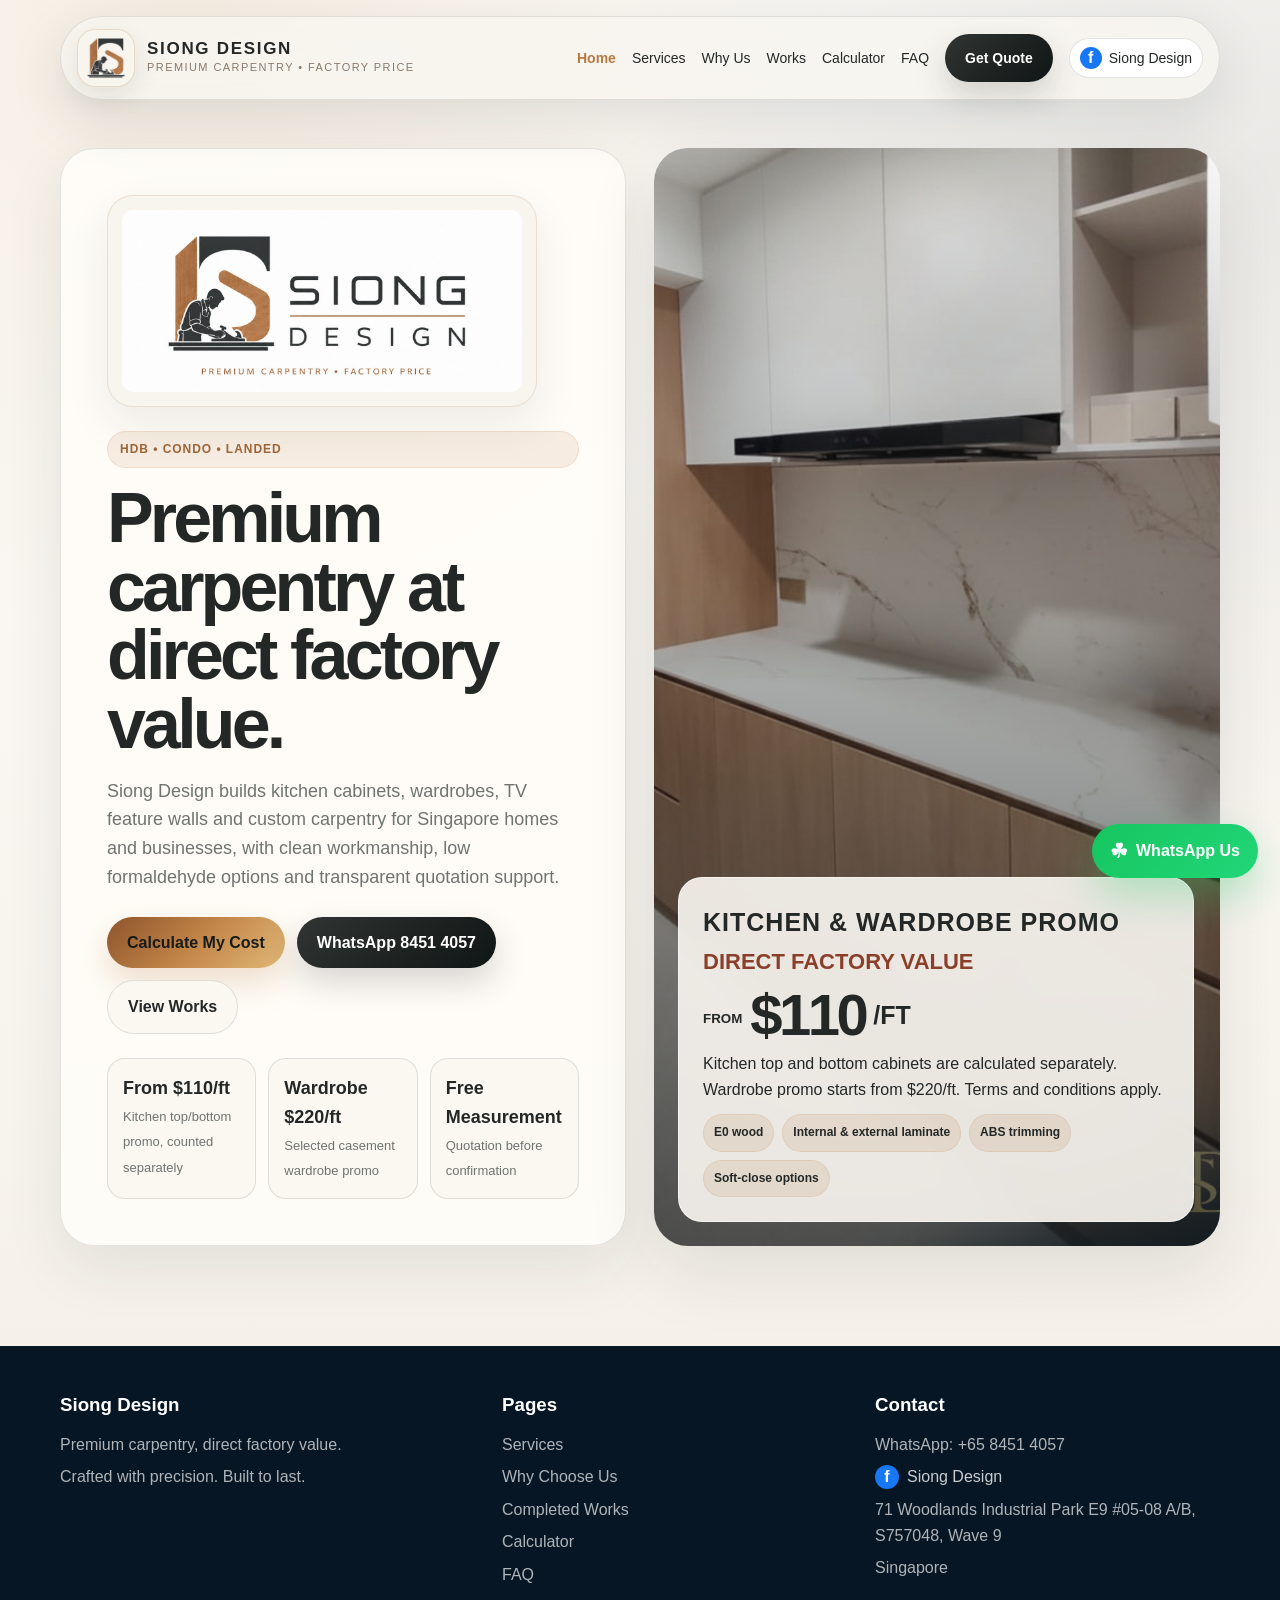
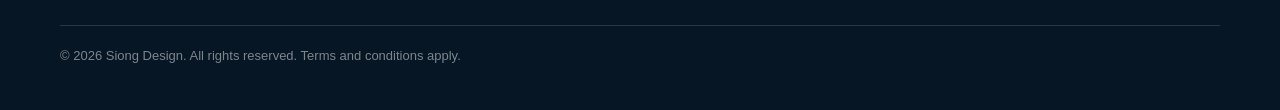
<file: index.html>
<!DOCTYPE html><html lang="en"><head><meta charset="UTF-8" /><meta name="viewport" content="width=device-width, initial-scale=1.0" /><title>Siong Design | Home</title><meta name="description" content="Siong Design provides premium carpentry for HDB, condo, landed and commercial spaces in Singapore." /><meta name="robots" content="index, follow" /><meta property="og:type" content="website" /><meta property="og:site_name" content="Siong Design" /><link rel="stylesheet" href="assets/style.css?v=38" /><script type="application/ld+json">{"@context":"https://schema.org","@type":"LocalBusiness","name":"Siong Design","description":"Premium carpentry, kitchen cabinets, wardrobes, TV feature walls and custom carpentry in Singapore.","telephone":"+65 8451 4057","address":{"@type":"PostalAddress","streetAddress":"71 Woodlands Industrial Park E9 #05-08 A/B, S757048, Wave 9","addressLocality":"Singapore","addressCountry":"SG"},"url":"./index.html","sameAs":["https://www.facebook.com/profile.php?id=61575290054499"]}</script></head><body><header><div class="wrap nav"><a class="brand" href="index.html"><img class="brand-logo" src="assets/siong-icon.svg" alt="Siong Design icon"><div><strong>Siong Design</strong><span>Premium Carpentry • Factory Price</span></div></a><nav class="links"><a class="active" href="index.html">Home</a><a class="" href="services.html">Services</a><a class="" href="why-us.html">Why Us</a><a class="" href="works.html">Works</a><a class="" href="calculator.html">Calculator</a><a class="" href="faq.html">FAQ</a><a class="social-link" href="https://www.facebook.com/profile.php?id=61575290054499" target="_blank" rel="noopener"><span class="fb-icon">f</span><em>Facebook</em></a><a href="contact.html" class="btn btn-navy">Get Quote</a></nav></div></header><main class="page desktop-site"><section class="wrap hero"><div class="hero-copy"><img class="hero-logo" src="assets/siong-logo.svg" alt="Siong Design logo"><span class="tag">HDB • Condo • Landed • Commercial</span><h1>Premium carpentry at direct factory value.</h1><p class="lead">Siong Design builds kitchen cabinets, wardrobes, TV feature walls and custom carpentry for Singapore homes and businesses, with clean workmanship, low formaldehyde options and transparent quotation support.</p><div class="hero-actions"><a class="btn btn-gold" href="calculator.html">Calculate My Cost</a><a class="btn btn-navy" href="https://wa.me/6584514057">WhatsApp 8451 4057</a><a class="btn btn-white" href="works.html">View Works</a></div><div class="proof-row"><div class="proof"><strong>From $110/ft</strong><span>Kitchen top/bottom promo, counted separately</span></div><div class="proof"><strong>Wardrobe $220/ft</strong><span>Selected casement wardrobe promo</span></div><div class="proof"><strong>Free Measurement</strong><span>Quotation before confirmation</span></div></div></div><div class="hero-photo"><div class="promo-box"><h2>Kitchen & Wardrobe Promo</h2><div class="red">Direct Factory Value</div><div class="price"><small>FROM</small><strong>$110</strong><span>/FT</span></div><p><strong>Kitchen top and bottom cabinets are calculated separately.</strong> Wardrobe promo starts from $220/ft. Terms and conditions apply.</p><div class="chips"><span class="chip">E0 wood</span><span class="chip">Internal & external laminate</span><span class="chip">ABS trimming</span><span class="chip">Soft-close options</span></div></div></div></section></main><main class="mobile-site">
  <nav class="mobile-chip-nav" aria-label="Mobile one page navigation">
    <a href="#m-home">Home</a>
    <a href="#m-services">Services</a>
    <a href="#m-why">Why Us</a>
    <a href="#m-works">Works</a>
    <a href="#m-calc">Calculator</a>
    <a href="#m-faq">FAQ</a>
    <a href="#m-contact">Contact</a>
  </nav>

  <section id="m-home" class="m-section m-hero-card">
    <img class="m-logo-main" src="assets/siong-logo.svg" alt="Siong Design logo">
    <span class="m-tag">HDB • Condo • Landed • Commercial</span>
    <h1>Premium carpentry at direct factory value.</h1>
    <p>Siong Design builds kitchen cabinets, wardrobes, TV feature walls and custom carpentry for Singapore homes and businesses.</p>
    <div class="m-actions">
      <a class="btn btn-gold" href="https://wa.me/6584514057?text=Hi%20Siong%20Design%2C%20I%20would%20like%20to%20request%20a%20quotation.">WhatsApp Quote</a>
      <a class="btn btn-white" href="#m-works">View Works</a>
    </div>
  </section>

  <section id="m-services" class="m-section">
    <div class="m-title"><span>Services</span><h2>Choose what you need.</h2></div>
    <div class="m-card-grid">
      <article><b>Kitchen Cabinets</b><p>Top and bottom cabinets, tall units, drawers, sink and hob planning.</p></article>
      <article><b>Wardrobes</b><p>Casement wardrobes, full-height wardrobes, shelves, drawers and LED displays.</p></article>
      <article><b>TV Feature Walls</b><p>TV consoles, hidden storage, feature walls and cable management.</p></article>
      <article><b>Commercial Works</b><p>Office, retail, pantry, gallery, showroom and exhibition carpentry.</p></article>
    </div>
  </section>

  <section id="m-why" class="m-section m-dark">
    <span class="m-tag">Why Choose Us</span>
    <h2>Cleaner, safer and more transparent carpentry.</h2>
    <div class="m-checks">
      <p>✓ Direct factory pricing with clear promo ranges.</p>
      <p>✓ Low formaldehyde material options.</p>
      <p>✓ Internal and external laminate finishing.</p>
      <p>✓ Built according to site measurement and storage needs.</p>
    </div>
  </section>

  <section id="m-works" class="m-section">
    <div class="m-title"><span>Works</span><h2>Completed works gallery.</h2></div>
    <div class="m-gallery">
      <div class="m-photo kitchen-grey"><span>Modern Grey Kitchen</span></div>
      <div class="m-photo wardrobe-led"><span>LED Wardrobe</span></div>
      <div class="m-photo kitchen-wood-complete"><span>Light Wood Kitchen</span></div>
      <div class="m-photo commercial"><span>Commercial Interior</span></div>
      <div class="m-photo shoe-cabinet"><span>Shoe Cabinet</span></div>
      <div class="m-photo vanity"><span>Vanity & Drawers</span></div>
    </div>
  </section>

  <section id="m-calc" class="m-section">
    <div class="m-title"><span>Calculator</span><h2>Quick budget estimate.</h2></div>
    <div class="m-calc-box">
      <label>Carpentry Type</label>
      <select id="mItemType">
        <option value="110">Kitchen Cabinet Promo from $110/ft</option>
        <option value="220">Casement Wardrobe Promo from $220/ft</option>
        <option value="280">TV Feature Wall from $280/ft</option>
        <option value="300">Commercial Display from $300/ft</option>
      </select>
      <label>Total Foot Run</label>
      <input id="mFootRun" type="number" min="1" value="10">
      <label>Complexity</label>
      <select id="mComplexity">
        <option value="1">Standard</option>
        <option value="1.15">Tall / More Compartments +15%</option>
        <option value="1.3">Complex Design +30%</option>
      </select>
      <div class="m-total"><span>Estimated from</span><strong id="mTotalCost">$1,100</strong></div>
      <p class="m-note">Budgeting only. Final quote depends on measurement, material, accessories and site condition.</p>
      <a id="mWaQuote" class="btn btn-gold" href="https://wa.me/6584514057">Send Estimate on WhatsApp</a>
    </div>
  </section>

  <section id="m-faq" class="m-section">
    <div class="m-title"><span>FAQ</span><h2>Quick answers.</h2></div>
    <details class="faq" open><summary>How do I get an accurate quotation?</summary><p>Send your floor plan, area photos, rough measurements and preferred design.</p></details>
    <details class="faq"><summary>Is the calculator price final?</summary><p>No. It is for budgeting only. Final pricing depends on site measurement and selected options.</p></details>
    <details class="faq"><summary>How is kitchen cabinet pricing calculated?</summary><p>Kitchen top and bottom cabinets are counted separately.</p></details>
  </section>

  <section id="m-contact" class="m-section m-contact">
    <h2>Ready for free measurement and quotation?</h2>
    <p>Send your floor plan, photos or estimate to Siong Design.</p>
    <a class="btn btn-gold" href="https://wa.me/6584514057?text=Hi%20Siong%20Design%2C%20I%20would%20like%20to%20request%20a%20quotation.">WhatsApp 8451 4057</a>
    <a class="m-facebook" href="https://www.facebook.com/profile.php?id=61575290054499" target="_blank" rel="noopener">Facebook: Siong Design</a>
    <small>71 Woodlands Industrial Park E9 #05-08 A/B, S757048, Wave 9, Singapore</small>
  </section>
</main>
<footer class="desktop-footer"><div class="wrap footer"><div><h3>Siong Design</h3><p>Premium carpentry, direct factory value.</p><p>Crafted with precision. Built to last.</p></div><div><h3>Pages</h3><a href="services.html">Services</a><a href="why-us.html">Why Choose Us</a><a href="works.html">Completed Works</a><a href="calculator.html">Calculator</a><a href="faq.html">FAQ</a></div><div><h3>Contact</h3><p>WhatsApp: +65 8451 4057</p><a class="footer-social" href="https://www.facebook.com/profile.php?id=61575290054499" target="_blank" rel="noopener"><span class="fb-icon">f</span><span>Facebook: Siong Design</span></a><p>71 Woodlands Industrial Park E9 #05-08 A/B, S757048, Wave 9</p><p>Singapore</p></div></div><div class="wrap copyright">© 2026 Siong Design. All rights reserved. Terms and conditions apply.</div></footer><a class="whatsapp-float" href="https://wa.me/6584514057?text=Hi%20Siong%20Design%2C%20I%20would%20like%20to%20request%20a%20quotation." target="_blank" rel="noopener"><span>☘</span> WhatsApp Us</a><script src="assets/main.js?v=38"></script><script src="assets/content-loader.js?v=38"></script></body></html>
</file>
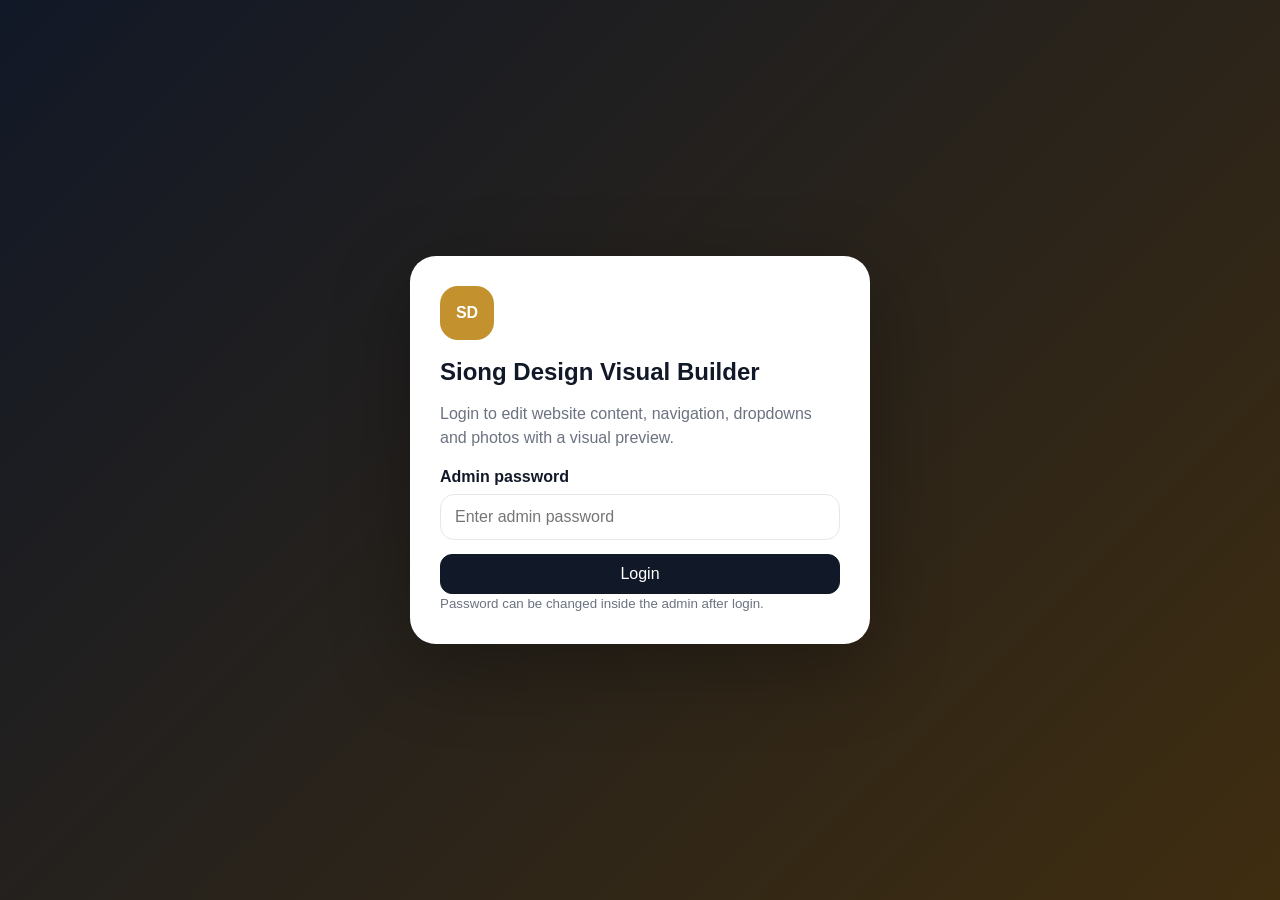
<file: admin/index.html>
<!DOCTYPE html>
<html lang="en">
<head>
  <meta charset="UTF-8" />
  <meta name="viewport" content="width=device-width, initial-scale=1.0" />
  <title>Siong Design Visual Admin Builder</title>
  <link rel="stylesheet" href="admin.css" />
</head>
<body>
  <main class="login-screen" id="loginScreen">
    <section class="login-card">
      <div class="logo-dot">SD</div>
      <h1>Siong Design Visual Builder</h1>
      <p>Login to edit website content, navigation, dropdowns and photos with a visual preview.</p>
      <label for="password">Admin password</label>
      <input id="password" type="password" placeholder="Enter admin password" autocomplete="current-password" />
      <button id="loginBtn" class="primary full" type="button">Login</button>
      <small>Password can be changed inside the admin after login.</small>
    </section>
  </main>

  <main class="builder hidden" id="builder">
    <header class="builder-topbar">
      <div>
        <strong>Siong Design Visual Builder</strong>
        <span id="saveState">Not saved yet</span>
      </div>
      <div class="top-actions">
        <button id="previewSiteBtn" type="button">Preview Website</button>
        <button id="backupBtn" type="button">Backup JSON</button>
        <button id="publishBtn" class="primary" type="button">Publish to GitHub</button>
      </div>
    </header>

    <aside class="left-panel">
      <h2>Blocks</h2>
      <p>Click a block to edit it. Drag items inside each block to reorder.</p>
      <button type="button" class="block-btn active" data-block="home">🏠 Homepage Hero</button>
      <button type="button" class="block-btn" data-block="password">🔐 Admin Password</button>
      <button type="button" class="block-btn" data-block="nav">☰ Nav / Dropdown Bar</button>
      <button type="button" class="block-btn" data-block="promo">🏷 Promo Box</button>
      <button type="button" class="block-btn" data-block="proof">✓ Proof Points</button>
      <button type="button" class="block-btn" data-block="calculator">🧮 Calculator Dropdowns</button>
      <button type="button" class="block-btn" data-block="faq">❓ FAQ Editor</button>
      <button type="button" class="block-btn" data-block="aiGenerator">✨ AI Generator</button>
      <button type="button" class="block-btn" data-block="images">🖼 Photos</button>
      <button type="button" class="block-btn" data-block="mobile">📱 Mobile Section Order</button>
      <button type="button" class="block-btn" data-block="seo">🤖 AI & SEO</button>
      <button type="button" class="block-btn" data-block="pages">📄 Page Content</button>
      <button type="button" class="block-btn" data-block="github">⚙ Auto Save Setup</button>
      <button type="button" class="block-btn" data-block="json">{ } Advanced JSON</button>
    </aside>

    <section class="canvas-panel">
      <div class="canvas-toolbar">
        <div>
          <b>Live preview</b>
          <span>Choose a page preview. Click editable areas to edit them on the right.</span>
        </div>
        <div class="page-switch">
          <button type="button" class="page-btn active" data-page="home">Home</button>
          <button type="button" class="page-btn" data-page="services">Services</button>
          <button type="button" class="page-btn" data-page="why">Why Us</button>
          <button type="button" class="page-btn" data-page="works">Works</button>
          <button type="button" class="page-btn" data-page="calculator">Calculator</button>
          <button type="button" class="page-btn" data-page="faq">FAQ</button>
          <button type="button" class="page-btn" data-page="contact">Contact</button>
        </div>
        <div class="device-switch">
          <button type="button" class="device active" data-device="desktop">Desktop</button>
          <button type="button" class="device" data-device="mobile">Mobile</button>
        </div>
      </div>
      <div class="website-canvas" id="visualPreview"></div>
    </section>

    <aside class="right-panel">
      <div class="panel-title">
        <h2 id="editorTitle">Homepage Hero</h2>
        <p id="editorHelp">Edit the selected block.</p>
      </div>
      <div id="status" class="status hidden"></div>
      <div id="editorFields"></div>
    </aside>
  </main>

  <script src="admin.js"></script>
</body>
</html>
</file>
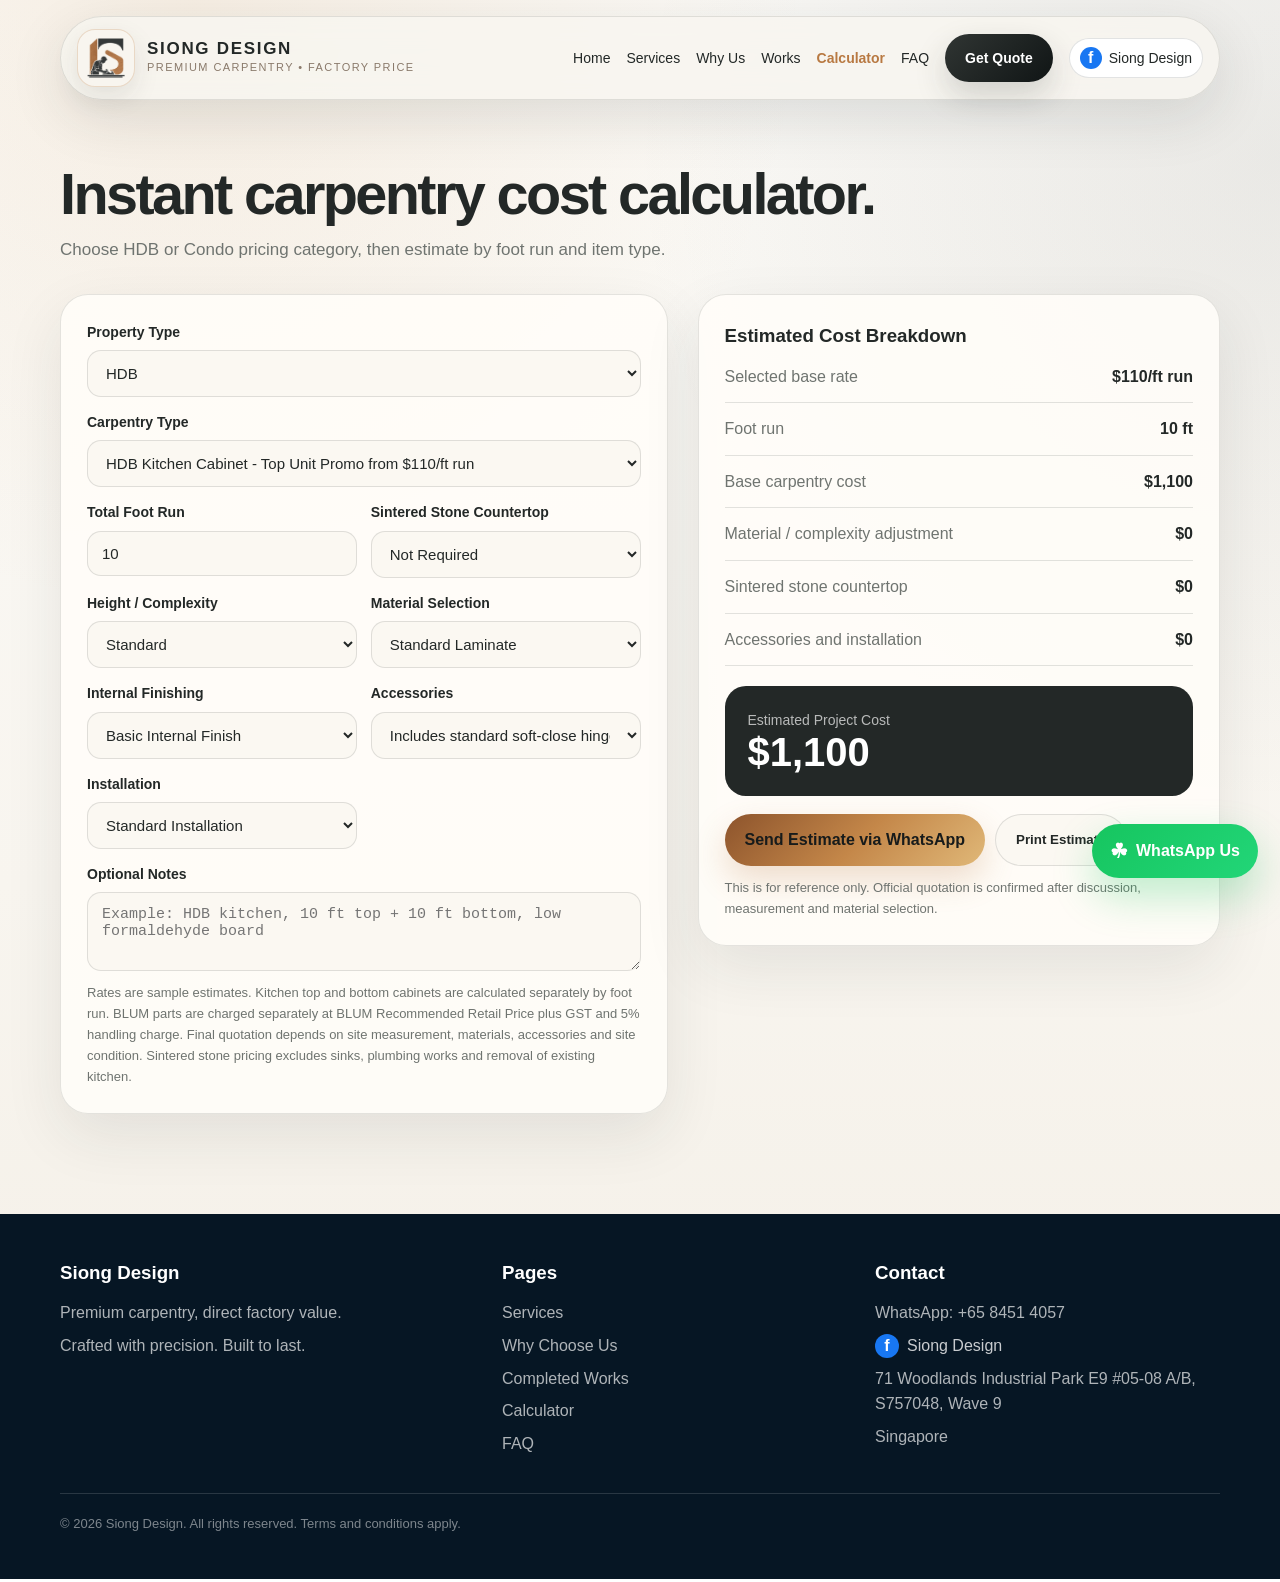
<file: calculator.html>
<!DOCTYPE html><html lang="en"><head><meta charset="UTF-8" /><meta name="viewport" content="width=device-width, initial-scale=1.0" /><title>Calculator | Siong Design</title><meta name="description" content="Siong Design provides premium carpentry for HDB, condo, landed and commercial spaces in Singapore." /><meta name="robots" content="index, follow" /><meta property="og:type" content="website" /><meta property="og:site_name" content="Siong Design" /><link rel="stylesheet" href="assets/style.css?v=38" /><script type="application/ld+json">{"@context":"https://schema.org","@type":"LocalBusiness","name":"Siong Design","description":"Premium carpentry, kitchen cabinets, wardrobes, TV feature walls and custom carpentry in Singapore.","telephone":"+65 8451 4057","address":{"@type":"PostalAddress","streetAddress":"71 Woodlands Industrial Park E9 #05-08 A/B, S757048, Wave 9","addressLocality":"Singapore","addressCountry":"SG"},"url":"./index.html","sameAs":["https://www.facebook.com/profile.php?id=61575290054499"]}</script></head><body><header><div class="wrap nav"><a class="brand" href="index.html"><img class="brand-logo" src="assets/siong-icon.svg" alt="Siong Design icon"><div><strong>Siong Design</strong><span>Premium Carpentry • Factory Price</span></div></a><nav class="links"><a class="" href="index.html">Home</a><a class="" href="services.html">Services</a><a class="" href="why-us.html">Why Us</a><a class="" href="works.html">Works</a><a class="active" href="calculator.html">Calculator</a><a class="" href="faq.html">FAQ</a><a class="social-link" href="https://www.facebook.com/profile.php?id=61575290054499" target="_blank" rel="noopener"><span class="fb-icon">f</span><em>Facebook</em></a><a href="contact.html" class="btn btn-navy">Get Quote</a></nav></div></header><main class="page desktop-site"><section id="calculator" class="wrap"><div class="section-head"><h1>Instant carpentry cost calculator.</h1><p>Estimate by carpentry type, foot run, material grade and finishing options. Kitchen top and bottom cabinets are counted separately.</p></div><div class="calculator-wrap"><div class="calc-panel"><div class="form-grid"><div class="field full"><label for="propertyCategory">Property Type</label><select id="propertyCategory"><option value="0">HDB</option><option value="1">Condo</option></select></div><div class="field full"><label for="itemType">Carpentry Type</label><select id="itemType"><option value="110">Kitchen Cabinet - Top Unit Promo from $110/ft run</option><option value="110">Kitchen Cabinet - Bottom Unit Promo from $110/ft run</option><option value="220">Casement Wardrobe Promo from $220/ft run</option><option value="180">Kitchen Cabinet - Top Unit Standard from $180/ft run</option><option value="220">Kitchen Cabinet - Bottom Unit Standard from $220/ft run</option><option value="280">TV Feature Wall from $280/ft run</option><option value="300">Commercial Display from $300/ft run</option></select></div><div class="field"><label for="footRun">Total Foot Run</label><input id="footRun" type="number" min="1" value="10"></div><div class="field"><label for="sinteredStone">Sintered Stone Countertop</label><select id="sinteredStone"><option value="0">Not Required</option><option value="100">Width ≤ 700mm +$100/ft run</option><option value="150">Width 701-900mm +$150/ft run</option><option value="180">Width 901-1200mm +$180/ft run</option></select></div><div class="field"><label for="heightType">Height / Complexity</label><select id="heightType"><option value="1">Standard</option><option value="1.15">Tall / More Compartments +15%</option><option value="1.3">Complex Design +30%</option></select></div><div class="field"><label for="material">Material Selection</label><select id="material"><option value="1">Standard Laminate</option><option value="1.18">Premium Laminate +18%</option><option value="1.28">Eco Friendly Low Formaldehyde +28%</option><option value="1.35">High-End Special Finish +35%</option></select></div><div class="field"><label for="internal">Internal Finishing</label><select id="internal"><option value="1.12">Premium: Laminate Both Sides +12%</option><option value="1">Basic Internal Finish</option></select></div><div class="field"><label for="doors">Accessories</label><select id="doors"><option value="0">Standard Hinges Included</option><option value="350">Soft-Closing / Drawer Set +$350</option><option value="800">Sliding / Special Mechanism +$800</option></select></div><div class="field"><label for="installation">Installation</label><select id="installation"><option value="350">Standard Installation +$350</option><option value="650">Large / Complex Installation +$650</option><option value="0">Exclude Installation</option></select></div><div class="field full"><label for="notes">Optional Notes</label><textarea id="notes" rows="3" placeholder="Example: HDB kitchen, 10 ft top + 10 ft bottom, low formaldehyde board"></textarea></div></div><p class="small-note">Rates are sample estimates. Kitchen top and bottom cabinets are calculated separately by foot run. BLUM parts are charged separately at BLUM Recommended Retail Price plus GST and 5% handling charge. Final quotation depends on site measurement, materials, accessories and site condition. Sintered stone pricing excludes sinks, plumbing works and removal of existing kitchen.</p></div><div class="calc-result"><h3>Estimated Cost Breakdown</h3><div class="price-line"><span>Selected base rate</span><strong id="baseRate">$110/ft run</strong></div><div class="price-line"><span>Foot run</span><strong id="runDisplay">10 ft</strong></div><div class="price-line"><span>Base carpentry cost</span><strong id="baseCost">$1,100</strong></div><div class="price-line"><span>Material / complexity adjustment</span><strong id="adjustmentCost">$123</strong></div><div class="price-line"><span>Sintered stone countertop</span><strong id="stoneCost">$0</strong></div><div class="price-line"><span>Accessories and installation</span><strong id="extraCost">$350</strong></div><div class="total-box"><span>Estimated Project Cost</span><strong id="totalCost">$1,573</strong></div><div class="calc-actions"><a class="btn btn-gold" id="waQuote" href="https://wa.me/6584514057" target="_blank">Send Estimate via WhatsApp</a><button class="btn btn-white" type="button" onclick="window.print()">Print Estimate</button></div><p class="calc-disclaimer">This is for reference only. Official quotation is confirmed after discussion, measurement and material selection.</p></div></div></section></main><main class="mobile-site">
  <nav class="mobile-chip-nav" aria-label="Mobile one page navigation">
    <a href="#m-home">Home</a>
    <a href="#m-services">Services</a>
    <a href="#m-why">Why Us</a>
    <a href="#m-works">Works</a>
    <a href="#m-calc">Calculator</a>
    <a href="#m-faq">FAQ</a>
    <a href="#m-contact">Contact</a>
  </nav>

  <section id="m-home" class="m-section m-hero-card">
    <img class="m-logo-main" src="assets/siong-logo.svg" alt="Siong Design logo">
    <span class="m-tag">HDB • Condo • Landed • Commercial</span>
    <h1>Premium carpentry at direct factory value.</h1>
    <p>Siong Design builds kitchen cabinets, wardrobes, TV feature walls and custom carpentry for Singapore homes and businesses.</p>
    <div class="m-actions">
      <a class="btn btn-gold" href="https://wa.me/6584514057?text=Hi%20Siong%20Design%2C%20I%20would%20like%20to%20request%20a%20quotation.">WhatsApp Quote</a>
      <a class="btn btn-white" href="#m-works">View Works</a>
    </div>
  </section>

  <section id="m-services" class="m-section">
    <div class="m-title"><span>Services</span><h2>Choose what you need.</h2></div>
    <div class="m-card-grid">
      <article><b>Kitchen Cabinets</b><p>Top and bottom cabinets, tall units, drawers, sink and hob planning.</p></article>
      <article><b>Wardrobes</b><p>Casement wardrobes, full-height wardrobes, shelves, drawers and LED displays.</p></article>
      <article><b>TV Feature Walls</b><p>TV consoles, hidden storage, feature walls and cable management.</p></article>
      <article><b>Commercial Works</b><p>Office, retail, pantry, gallery, showroom and exhibition carpentry.</p></article>
    </div>
  </section>

  <section id="m-why" class="m-section m-dark">
    <span class="m-tag">Why Choose Us</span>
    <h2>Cleaner, safer and more transparent carpentry.</h2>
    <div class="m-checks">
      <p>✓ Direct factory pricing with clear promo ranges.</p>
      <p>✓ Low formaldehyde material options.</p>
      <p>✓ Internal and external laminate finishing.</p>
      <p>✓ Built according to site measurement and storage needs.</p>
    </div>
  </section>

  <section id="m-works" class="m-section">
    <div class="m-title"><span>Works</span><h2>Completed works gallery.</h2></div>
    <div class="m-gallery">
      <div class="m-photo kitchen-grey"><span>Modern Grey Kitchen</span></div>
      <div class="m-photo wardrobe-led"><span>LED Wardrobe</span></div>
      <div class="m-photo kitchen-wood-complete"><span>Light Wood Kitchen</span></div>
      <div class="m-photo commercial"><span>Commercial Interior</span></div>
      <div class="m-photo shoe-cabinet"><span>Shoe Cabinet</span></div>
      <div class="m-photo vanity"><span>Vanity & Drawers</span></div>
    </div>
  </section>

  <section id="m-calc" class="m-section">
    <div class="m-title"><span>Calculator</span><h2>Quick budget estimate.</h2></div>
    <div class="m-calc-box">
      <label>Carpentry Type</label>
      <select id="mItemType">
        <option value="110">Kitchen Cabinet Promo from $110/ft</option>
        <option value="220">Casement Wardrobe Promo from $220/ft</option>
        <option value="280">TV Feature Wall from $280/ft</option>
        <option value="300">Commercial Display from $300/ft</option>
      </select>
      <label>Total Foot Run</label>
      <input id="mFootRun" type="number" min="1" value="10">
      <label>Sintered Stone Countertop</label>
      <select id="mSinteredStone">
        <option value="0">Not Required</option>
        <option value="100">Width ≤ 700mm +$100/ft</option>
        <option value="150">Width 701-900mm +$150/ft</option>
        <option value="180">Width 901-1200mm +$180/ft</option>
      </select>
      <label>Complexity</label>
      <select id="mComplexity">
        <option value="1">Standard</option>
        <option value="1.15">Tall / More Compartments +15%</option>
        <option value="1.3">Complex Design +30%</option>
      </select>
      <div class="m-total"><span>Estimated from</span><strong id="mTotalCost">$1,100</strong></div>
      <p class="m-note">Budgeting only. Final quote depends on measurement, material, accessories and site condition. Sintered stone excludes sinks, plumbing and removal of existing kitchen.</p>
      <a id="mWaQuote" class="btn btn-gold" href="https://wa.me/6584514057">Send Estimate on WhatsApp</a>
    </div>
  </section>

  <section id="m-faq" class="m-section">
    <div class="m-title"><span>FAQ</span><h2>Quick answers.</h2></div>
    <details class="faq" open><summary>How do I get an accurate quotation?</summary><p>Send your floor plan, area photos, rough measurements and preferred design.</p></details>
    <details class="faq"><summary>Is the calculator price final?</summary><p>No. It is for budgeting only. Final pricing depends on site measurement and selected options.</p></details>
    <details class="faq"><summary>How is kitchen cabinet pricing calculated?</summary><p>Kitchen top and bottom cabinets are counted separately.</p></details>
  </section>

  <section id="m-contact" class="m-section m-contact">
    <h2>Ready for free measurement and quotation?</h2>
    <p>Send your floor plan, photos or estimate to Siong Design.</p>
    <a class="btn btn-gold" href="https://wa.me/6584514057?text=Hi%20Siong%20Design%2C%20I%20would%20like%20to%20request%20a%20quotation.">WhatsApp 8451 4057</a>
    <a class="m-facebook" href="https://www.facebook.com/profile.php?id=61575290054499" target="_blank" rel="noopener">Facebook: Siong Design</a>
    <small>71 Woodlands Industrial Park E9 #05-08 A/B, S757048, Wave 9, Singapore</small>
  </section>
</main>
<footer class="desktop-footer"><div class="wrap footer"><div><h3>Siong Design</h3><p>Premium carpentry, direct factory value.</p><p>Crafted with precision. Built to last.</p></div><div><h3>Pages</h3><a href="services.html">Services</a><a href="why-us.html">Why Choose Us</a><a href="works.html">Completed Works</a><a href="calculator.html">Calculator</a><a href="faq.html">FAQ</a></div><div><h3>Contact</h3><p>WhatsApp: +65 8451 4057</p><a class="footer-social" href="https://www.facebook.com/profile.php?id=61575290054499" target="_blank" rel="noopener"><span class="fb-icon">f</span><span>Facebook: Siong Design</span></a><p>71 Woodlands Industrial Park E9 #05-08 A/B, S757048, Wave 9</p><p>Singapore</p></div></div><div class="wrap copyright">© 2026 Siong Design. All rights reserved. Terms and conditions apply.</div></footer><a class="whatsapp-float" href="https://wa.me/6584514057?text=Hi%20Siong%20Design%2C%20I%20would%20like%20to%20request%20a%20quotation." target="_blank" rel="noopener"><span>☘</span> WhatsApp Us</a><script src="assets/main.js?v=38"></script><script src="assets/content-loader.js?v=38"></script></body></html>
</file>
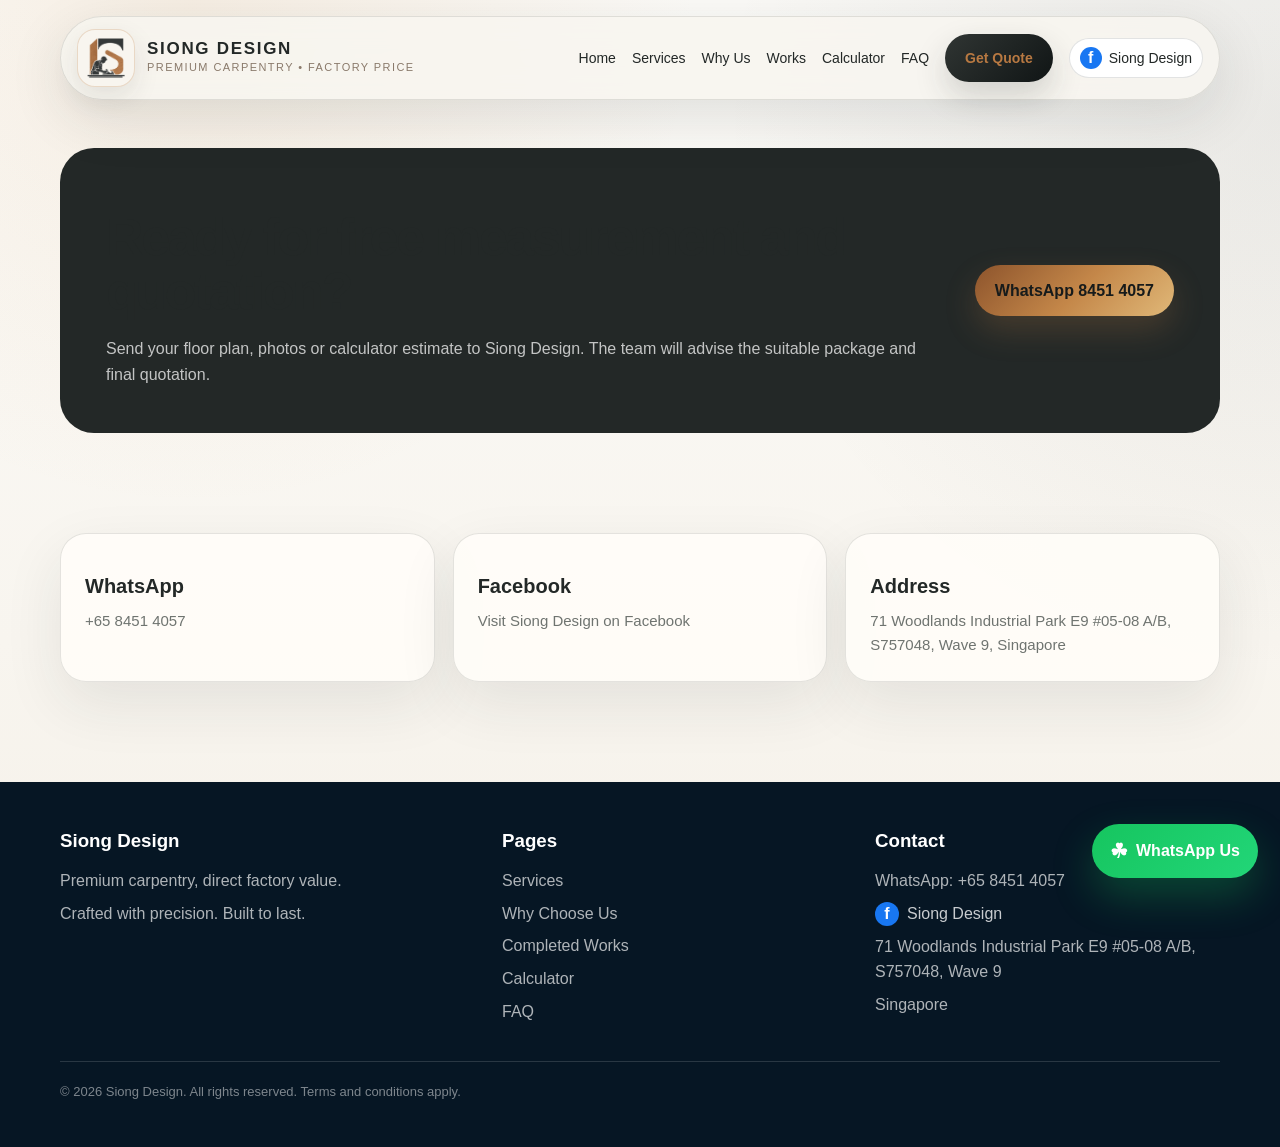
<file: contact.html>
<!DOCTYPE html><html lang="en"><head><meta charset="UTF-8" /><meta name="viewport" content="width=device-width, initial-scale=1.0" /><title>Contact | Siong Design</title><meta name="description" content="Siong Design provides premium carpentry for HDB, condo, landed and commercial spaces in Singapore." /><meta name="robots" content="index, follow" /><meta property="og:type" content="website" /><meta property="og:site_name" content="Siong Design" /><link rel="stylesheet" href="assets/style.css?v=38" /><script type="application/ld+json">{"@context":"https://schema.org","@type":"LocalBusiness","name":"Siong Design","description":"Premium carpentry, kitchen cabinets, wardrobes, TV feature walls and custom carpentry in Singapore.","telephone":"+65 8451 4057","address":{"@type":"PostalAddress","streetAddress":"71 Woodlands Industrial Park E9 #05-08 A/B, S757048, Wave 9","addressLocality":"Singapore","addressCountry":"SG"},"url":"./index.html","sameAs":["https://www.facebook.com/profile.php?id=61575290054499"]}</script></head><body><header><div class="wrap nav"><a class="brand" href="index.html"><img class="brand-logo" src="assets/siong-icon.svg" alt="Siong Design icon"><div><strong>Siong Design</strong><span>Premium Carpentry • Factory Price</span></div></a><nav class="links"><a class="" href="index.html">Home</a><a class="" href="services.html">Services</a><a class="" href="why-us.html">Why Us</a><a class="" href="works.html">Works</a><a class="" href="calculator.html">Calculator</a><a class="" href="faq.html">FAQ</a><a class="social-link" href="https://www.facebook.com/profile.php?id=61575290054499" target="_blank" rel="noopener"><span class="fb-icon">f</span><em>Facebook</em></a><a href="contact.html" class="btn btn-navy">Get Quote</a></nav></div></header><main class="page desktop-site"><section class="wrap cta"><div><h1>Ready for free measurement and quotation?</h1><p>Send your floor plan, photos or calculator estimate to Siong Design. The team will advise the suitable package and final quotation.</p></div><a class="btn btn-gold" href="https://wa.me/6584514057">WhatsApp 8451 4057</a></section><section class="wrap"><div class="grid3"><div class="card"><h3>WhatsApp</h3><p>+65 8451 4057</p></div><div class="card"><h3>Facebook</h3><p><a href="https://www.facebook.com/profile.php?id=61575290054499" target="_blank" rel="noopener">Visit Siong Design on Facebook</a></p></div><div class="card"><h3>Address</h3><p>71 Woodlands Industrial Park E9 #05-08 A/B, S757048, Wave 9, Singapore</p></div></div></section></main><main class="mobile-site">
  <nav class="mobile-chip-nav" aria-label="Mobile one page navigation">
    <a href="#m-home">Home</a>
    <a href="#m-services">Services</a>
    <a href="#m-why">Why Us</a>
    <a href="#m-works">Works</a>
    <a href="#m-calc">Calculator</a>
    <a href="#m-faq">FAQ</a>
    <a href="#m-contact">Contact</a>
  </nav>

  <section id="m-home" class="m-section m-hero-card">
    <img class="m-logo-main" src="assets/siong-logo.svg" alt="Siong Design logo">
    <span class="m-tag">HDB • Condo • Landed • Commercial</span>
    <h1>Premium carpentry at direct factory value.</h1>
    <p>Siong Design builds kitchen cabinets, wardrobes, TV feature walls and custom carpentry for Singapore homes and businesses.</p>
    <div class="m-actions">
      <a class="btn btn-gold" href="https://wa.me/6584514057?text=Hi%20Siong%20Design%2C%20I%20would%20like%20to%20request%20a%20quotation.">WhatsApp Quote</a>
      <a class="btn btn-white" href="#m-works">View Works</a>
    </div>
  </section>

  <section id="m-services" class="m-section">
    <div class="m-title"><span>Services</span><h2>Choose what you need.</h2></div>
    <div class="m-card-grid">
      <article><b>Kitchen Cabinets</b><p>Top and bottom cabinets, tall units, drawers, sink and hob planning.</p></article>
      <article><b>Wardrobes</b><p>Casement wardrobes, full-height wardrobes, shelves, drawers and LED displays.</p></article>
      <article><b>TV Feature Walls</b><p>TV consoles, hidden storage, feature walls and cable management.</p></article>
      <article><b>Commercial Works</b><p>Office, retail, pantry, gallery, showroom and exhibition carpentry.</p></article>
    </div>
  </section>

  <section id="m-why" class="m-section m-dark">
    <span class="m-tag">Why Choose Us</span>
    <h2>Cleaner, safer and more transparent carpentry.</h2>
    <div class="m-checks">
      <p>✓ Direct factory pricing with clear promo ranges.</p>
      <p>✓ Low formaldehyde material options.</p>
      <p>✓ Internal and external laminate finishing.</p>
      <p>✓ Built according to site measurement and storage needs.</p>
    </div>
  </section>

  <section id="m-works" class="m-section">
    <div class="m-title"><span>Works</span><h2>Completed works gallery.</h2></div>
    <div class="m-gallery">
      <div class="m-photo kitchen-grey"><span>Modern Grey Kitchen</span></div>
      <div class="m-photo wardrobe-led"><span>LED Wardrobe</span></div>
      <div class="m-photo kitchen-wood-complete"><span>Light Wood Kitchen</span></div>
      <div class="m-photo commercial"><span>Commercial Interior</span></div>
      <div class="m-photo shoe-cabinet"><span>Shoe Cabinet</span></div>
      <div class="m-photo vanity"><span>Vanity & Drawers</span></div>
    </div>
  </section>

  <section id="m-calc" class="m-section">
    <div class="m-title"><span>Calculator</span><h2>Quick budget estimate.</h2></div>
    <div class="m-calc-box">
      <label>Carpentry Type</label>
      <select id="mItemType">
        <option value="110">Kitchen Cabinet Promo from $110/ft</option>
        <option value="220">Casement Wardrobe Promo from $220/ft</option>
        <option value="280">TV Feature Wall from $280/ft</option>
        <option value="300">Commercial Display from $300/ft</option>
      </select>
      <label>Total Foot Run</label>
      <input id="mFootRun" type="number" min="1" value="10">
      <label>Complexity</label>
      <select id="mComplexity">
        <option value="1">Standard</option>
        <option value="1.15">Tall / More Compartments +15%</option>
        <option value="1.3">Complex Design +30%</option>
      </select>
      <div class="m-total"><span>Estimated from</span><strong id="mTotalCost">$1,100</strong></div>
      <p class="m-note">Budgeting only. Final quote depends on measurement, material, accessories and site condition.</p>
      <a id="mWaQuote" class="btn btn-gold" href="https://wa.me/6584514057">Send Estimate on WhatsApp</a>
    </div>
  </section>

  <section id="m-faq" class="m-section">
    <div class="m-title"><span>FAQ</span><h2>Quick answers.</h2></div>
    <details class="faq" open><summary>How do I get an accurate quotation?</summary><p>Send your floor plan, area photos, rough measurements and preferred design.</p></details>
    <details class="faq"><summary>Is the calculator price final?</summary><p>No. It is for budgeting only. Final pricing depends on site measurement and selected options.</p></details>
    <details class="faq"><summary>How is kitchen cabinet pricing calculated?</summary><p>Kitchen top and bottom cabinets are counted separately.</p></details>
  </section>

  <section id="m-contact" class="m-section m-contact">
    <h2>Ready for free measurement and quotation?</h2>
    <p>Send your floor plan, photos or estimate to Siong Design.</p>
    <a class="btn btn-gold" href="https://wa.me/6584514057?text=Hi%20Siong%20Design%2C%20I%20would%20like%20to%20request%20a%20quotation.">WhatsApp 8451 4057</a>
    <a class="m-facebook" href="https://www.facebook.com/profile.php?id=61575290054499" target="_blank" rel="noopener">Facebook: Siong Design</a>
    <small>71 Woodlands Industrial Park E9 #05-08 A/B, S757048, Wave 9, Singapore</small>
  </section>
</main>
<footer class="desktop-footer"><div class="wrap footer"><div><h3>Siong Design</h3><p>Premium carpentry, direct factory value.</p><p>Crafted with precision. Built to last.</p></div><div><h3>Pages</h3><a href="services.html">Services</a><a href="why-us.html">Why Choose Us</a><a href="works.html">Completed Works</a><a href="calculator.html">Calculator</a><a href="faq.html">FAQ</a></div><div><h3>Contact</h3><p>WhatsApp: +65 8451 4057</p><a class="footer-social" href="https://www.facebook.com/profile.php?id=61575290054499" target="_blank" rel="noopener"><span class="fb-icon">f</span><span>Facebook: Siong Design</span></a><p>71 Woodlands Industrial Park E9 #05-08 A/B, S757048, Wave 9</p><p>Singapore</p></div></div><div class="wrap copyright">© 2026 Siong Design. All rights reserved. Terms and conditions apply.</div></footer><a class="whatsapp-float" href="https://wa.me/6584514057?text=Hi%20Siong%20Design%2C%20I%20would%20like%20to%20request%20a%20quotation." target="_blank" rel="noopener"><span>☘</span> WhatsApp Us</a><script src="assets/main.js?v=38"></script><script src="assets/content-loader.js?v=38"></script></body></html>
</file>
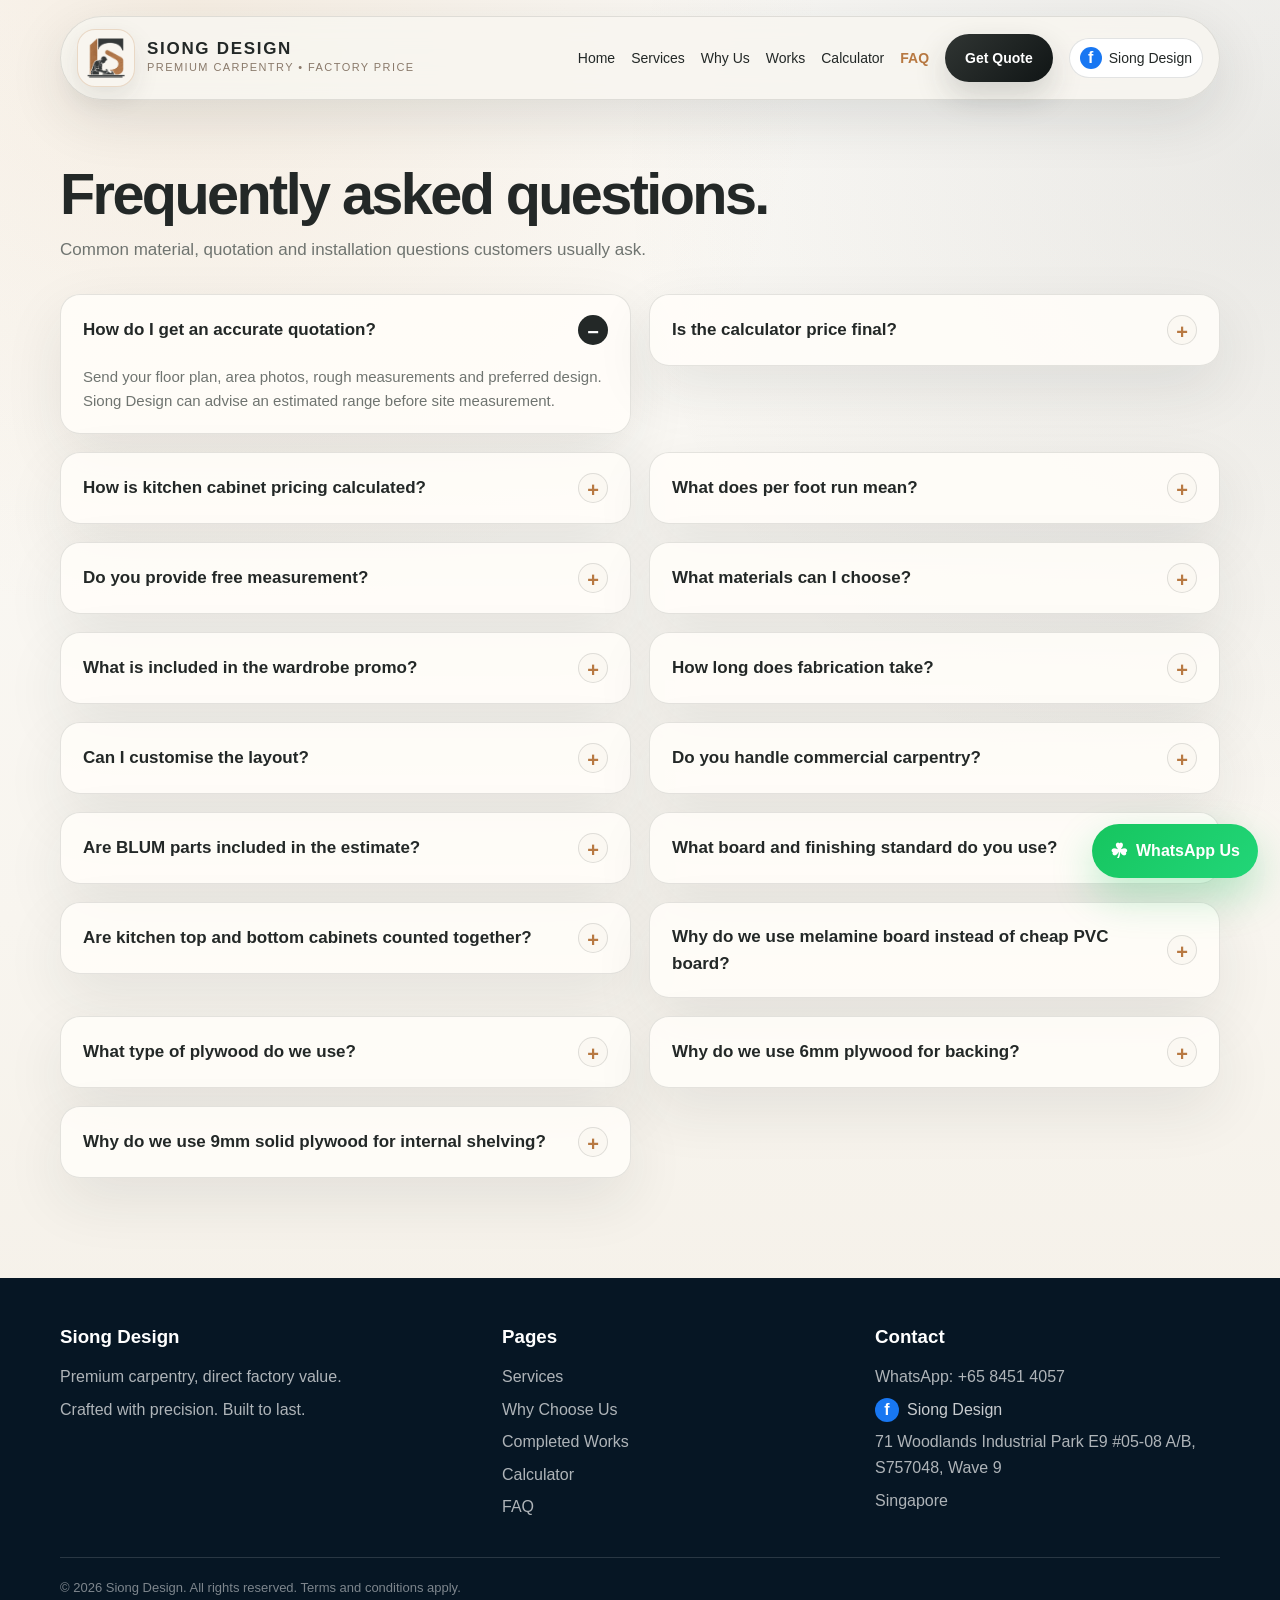
<file: faq.html>
<!DOCTYPE html><html lang="en"><head><meta charset="UTF-8" /><meta name="viewport" content="width=device-width, initial-scale=1.0" /><title>FAQ | Siong Design</title><meta name="description" content="Siong Design provides premium carpentry for HDB, condo, landed and commercial spaces in Singapore." /><meta name="robots" content="index, follow" /><meta property="og:type" content="website" /><meta property="og:site_name" content="Siong Design" /><link rel="stylesheet" href="assets/style.css?v=38" /><script type="application/ld+json">{"@context":"https://schema.org","@type":"LocalBusiness","name":"Siong Design","description":"Premium carpentry, kitchen cabinets, wardrobes, TV feature walls and custom carpentry in Singapore.","telephone":"+65 8451 4057","address":{"@type":"PostalAddress","streetAddress":"71 Woodlands Industrial Park E9 #05-08 A/B, S757048, Wave 9","addressLocality":"Singapore","addressCountry":"SG"},"url":"./index.html","sameAs":["https://www.facebook.com/profile.php?id=61575290054499"]}</script></head><body><header><div class="wrap nav"><a class="brand" href="index.html"><img class="brand-logo" src="assets/siong-icon.svg" alt="Siong Design icon"><div><strong>Siong Design</strong><span>Premium Carpentry • Factory Price</span></div></a><nav class="links"><a class="" href="index.html">Home</a><a class="" href="services.html">Services</a><a class="" href="why-us.html">Why Us</a><a class="" href="works.html">Works</a><a class="" href="calculator.html">Calculator</a><a class="active" href="faq.html">FAQ</a><a class="social-link" href="https://www.facebook.com/profile.php?id=61575290054499" target="_blank" rel="noopener"><span class="fb-icon">f</span><em>Facebook</em></a><a href="contact.html" class="btn btn-navy">Get Quote</a></nav></div></header><main class="page desktop-site"><section class="wrap"><div class="section-head"><h1>Frequently asked questions.</h1><p>Common questions are grouped into clean collapsible tabs so customers can scan quickly.</p></div><div class="faq-wrap"><details class="faq" open><summary>How do I get an accurate quotation?</summary><p>Send your floor plan, area photos, rough measurements and preferred design. Siong Design can advise an estimated range before site measurement.</p></details><details class="faq"><summary>Is the calculator price final?</summary><p>No. It is for budgeting only. Final price depends on measurement, material, accessories, layout complexity and installation condition.</p></details><details class="faq"><summary>How is kitchen cabinet pricing calculated?</summary><p>Kitchen top cabinet and bottom cabinet are treated as separate items. For example, 10 ft top + 10 ft bottom means two separate 10 ft runs.</p></details><details class="faq"><summary>What does per foot run mean?</summary><p>Foot run usually refers to the horizontal length of the cabinet or wardrobe. Height, depth and internal layout may affect final price.</p></details><details class="faq"><summary>Do you provide free measurement?</summary><p>Yes, for suitable enquiries. Customers can WhatsApp photos and requirements first before arranging measurement.</p></details><details class="faq"><summary>What materials can I choose?</summary><p>Options may include standard laminate, premium laminate, low formaldehyde board and special finishes.</p></details><details class="faq"><summary>What is included in the wardrobe promo?</summary><p>The wardrobe promo is for selected casement wardrobe works from $220/ft. Terms and conditions apply.</p></details><details class="faq"><summary>How long does fabrication take?</summary><p>Timeline depends on project size, material availability and site readiness. A schedule is advised after confirmation.</p></details><details class="faq"><summary>Can I customise the layout?</summary><p>Yes. Shelves, drawers, hanging areas, display sections and LED lighting can be discussed.</p></details><details class="faq"><summary>Do you handle commercial carpentry?</summary><p>Yes. Siong Design supports office, retail, pantry, showroom, gallery and exhibition carpentry works.</p></details><details class="faq"><summary>Are BLUM parts included in the estimate?</summary><p>BLUM parts are charged separately unless stated in the quotation. Pricing follows BLUM’s Recommended Retail Price from connect.blum.com, plus GST, plus an additional 5% handling and coordination charge.</p></details><details class="faq"><summary>What board and finishing standard do you use?</summary><p>Our boards come with edge binding, internal and external laminate, E0 formaldehyde-free wood, ABS trimming doors, soft-close drawer options and soft-close hinges based on the confirmed package.</p></details><details class="faq"><summary>Are kitchen top and bottom cabinets counted together?</summary><p>No. Top cabinet and bottom cabinet are treated as separate carpentry items and are calculated separately by foot run.</p></details></div></section></main><main class="mobile-site">
  <nav class="mobile-chip-nav" aria-label="Mobile one page navigation">
    <a href="#m-home">Home</a>
    <a href="#m-services">Services</a>
    <a href="#m-why">Why Us</a>
    <a href="#m-works">Works</a>
    <a href="#m-calc">Calculator</a>
    <a href="#m-faq">FAQ</a>
    <a href="#m-contact">Contact</a>
  </nav>

  <section id="m-home" class="m-section m-hero-card">
    <img class="m-logo-main" src="assets/siong-logo.svg" alt="Siong Design logo">
    <span class="m-tag">HDB • Condo • Landed • Commercial</span>
    <h1>Premium carpentry at direct factory value.</h1>
    <p>Siong Design builds kitchen cabinets, wardrobes, TV feature walls and custom carpentry for Singapore homes and businesses.</p>
    <div class="m-actions">
      <a class="btn btn-gold" href="https://wa.me/6584514057?text=Hi%20Siong%20Design%2C%20I%20would%20like%20to%20request%20a%20quotation.">WhatsApp Quote</a>
      <a class="btn btn-white" href="#m-works">View Works</a>
    </div>
  </section>

  <section id="m-services" class="m-section">
    <div class="m-title"><span>Services</span><h2>Choose what you need.</h2></div>
    <div class="m-card-grid">
      <article><b>Kitchen Cabinets</b><p>Top and bottom cabinets, tall units, drawers, sink and hob planning.</p></article>
      <article><b>Wardrobes</b><p>Casement wardrobes, full-height wardrobes, shelves, drawers and LED displays.</p></article>
      <article><b>TV Feature Walls</b><p>TV consoles, hidden storage, feature walls and cable management.</p></article>
      <article><b>Commercial Works</b><p>Office, retail, pantry, gallery, showroom and exhibition carpentry.</p></article>
    </div>
  </section>

  <section id="m-why" class="m-section m-dark">
    <span class="m-tag">Why Choose Us</span>
    <h2>Cleaner, safer and more transparent carpentry.</h2>
    <div class="m-checks">
      <p>✓ Direct factory pricing with clear promo ranges.</p>
      <p>✓ Low formaldehyde material options.</p>
      <p>✓ Internal and external laminate finishing.</p>
      <p>✓ Built according to site measurement and storage needs.</p>
    </div>
  </section>

  <section id="m-works" class="m-section">
    <div class="m-title"><span>Works</span><h2>Completed works gallery.</h2></div>
    <div class="m-gallery">
      <div class="m-photo kitchen-grey"><span>Modern Grey Kitchen</span></div>
      <div class="m-photo wardrobe-led"><span>LED Wardrobe</span></div>
      <div class="m-photo kitchen-wood-complete"><span>Light Wood Kitchen</span></div>
      <div class="m-photo commercial"><span>Commercial Interior</span></div>
      <div class="m-photo shoe-cabinet"><span>Shoe Cabinet</span></div>
      <div class="m-photo vanity"><span>Vanity & Drawers</span></div>
    </div>
  </section>

  <section id="m-calc" class="m-section">
    <div class="m-title"><span>Calculator</span><h2>Quick budget estimate.</h2></div>
    <div class="m-calc-box">
      <label>Carpentry Type</label>
      <select id="mItemType">
        <option value="110">Kitchen Cabinet Promo from $110/ft</option>
        <option value="220">Casement Wardrobe Promo from $220/ft</option>
        <option value="280">TV Feature Wall from $280/ft</option>
        <option value="300">Commercial Display from $300/ft</option>
      </select>
      <label>Total Foot Run</label>
      <input id="mFootRun" type="number" min="1" value="10">
      <label>Complexity</label>
      <select id="mComplexity">
        <option value="1">Standard</option>
        <option value="1.15">Tall / More Compartments +15%</option>
        <option value="1.3">Complex Design +30%</option>
      </select>
      <div class="m-total"><span>Estimated from</span><strong id="mTotalCost">$1,100</strong></div>
      <p class="m-note">Budgeting only. Final quote depends on measurement, material, accessories and site condition.</p>
      <a id="mWaQuote" class="btn btn-gold" href="https://wa.me/6584514057">Send Estimate on WhatsApp</a>
    </div>
  </section>

  <section id="m-faq" class="m-section">
    <div class="m-title"><span>FAQ</span><h2>Quick answers.</h2></div>
    <details class="faq" open><summary>How do I get an accurate quotation?</summary><p>Send your floor plan, area photos, rough measurements and preferred design.</p></details>
    <details class="faq"><summary>Is the calculator price final?</summary><p>No. It is for budgeting only. Final pricing depends on site measurement and selected options.</p></details>
    <details class="faq"><summary>How is kitchen cabinet pricing calculated?</summary><p>Kitchen top and bottom cabinets are counted separately.</p></details>
  </section>

  <section id="m-contact" class="m-section m-contact">
    <h2>Ready for free measurement and quotation?</h2>
    <p>Send your floor plan, photos or estimate to Siong Design.</p>
    <a class="btn btn-gold" href="https://wa.me/6584514057?text=Hi%20Siong%20Design%2C%20I%20would%20like%20to%20request%20a%20quotation.">WhatsApp 8451 4057</a>
    <a class="m-facebook" href="https://www.facebook.com/profile.php?id=61575290054499" target="_blank" rel="noopener">Facebook: Siong Design</a>
    <small>71 Woodlands Industrial Park E9 #05-08 A/B, S757048, Wave 9, Singapore</small>
  </section>
</main>
<footer class="desktop-footer"><div class="wrap footer"><div><h3>Siong Design</h3><p>Premium carpentry, direct factory value.</p><p>Crafted with precision. Built to last.</p></div><div><h3>Pages</h3><a href="services.html">Services</a><a href="why-us.html">Why Choose Us</a><a href="works.html">Completed Works</a><a href="calculator.html">Calculator</a><a href="faq.html">FAQ</a></div><div><h3>Contact</h3><p>WhatsApp: +65 8451 4057</p><a class="footer-social" href="https://www.facebook.com/profile.php?id=61575290054499" target="_blank" rel="noopener"><span class="fb-icon">f</span><span>Facebook: Siong Design</span></a><p>71 Woodlands Industrial Park E9 #05-08 A/B, S757048, Wave 9</p><p>Singapore</p></div></div><div class="wrap copyright">© 2026 Siong Design. All rights reserved. Terms and conditions apply.</div></footer><a class="whatsapp-float" href="https://wa.me/6584514057?text=Hi%20Siong%20Design%2C%20I%20would%20like%20to%20request%20a%20quotation." target="_blank" rel="noopener"><span>☘</span> WhatsApp Us</a><script src="assets/main.js?v=38"></script><script src="assets/content-loader.js?v=38"></script></body></html>
</file>
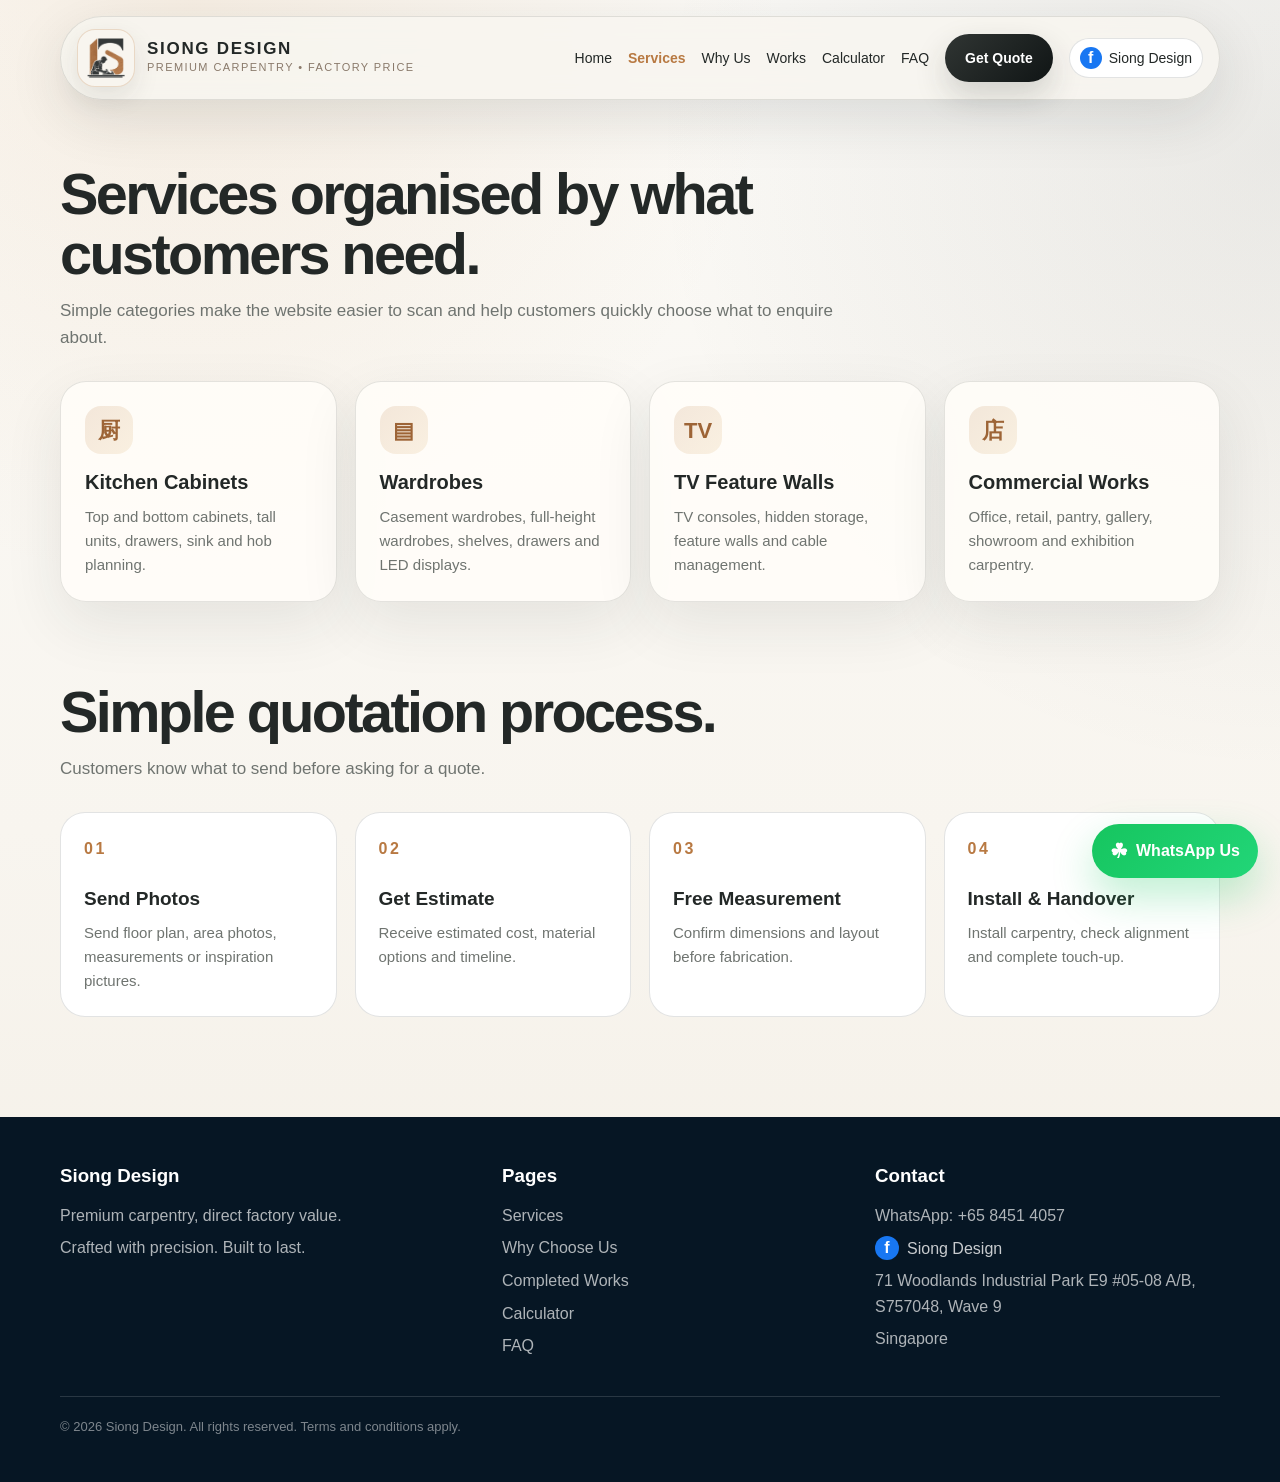
<file: services.html>
<!DOCTYPE html><html lang="en"><head><meta charset="UTF-8" /><meta name="viewport" content="width=device-width, initial-scale=1.0" /><title>Services | Siong Design</title><meta name="description" content="Siong Design provides premium carpentry for HDB, condo, landed and commercial spaces in Singapore." /><meta name="robots" content="index, follow" /><meta property="og:type" content="website" /><meta property="og:site_name" content="Siong Design" /><link rel="stylesheet" href="assets/style.css?v=38" /><script type="application/ld+json">{"@context":"https://schema.org","@type":"LocalBusiness","name":"Siong Design","description":"Premium carpentry, kitchen cabinets, wardrobes, TV feature walls and custom carpentry in Singapore.","telephone":"+65 8451 4057","address":{"@type":"PostalAddress","streetAddress":"71 Woodlands Industrial Park E9 #05-08 A/B, S757048, Wave 9","addressLocality":"Singapore","addressCountry":"SG"},"url":"./index.html","sameAs":["https://www.facebook.com/profile.php?id=61575290054499"]}</script></head><body><header><div class="wrap nav"><a class="brand" href="index.html"><img class="brand-logo" src="assets/siong-icon.svg" alt="Siong Design icon"><div><strong>Siong Design</strong><span>Premium Carpentry • Factory Price</span></div></a><nav class="links"><a class="" href="index.html">Home</a><a class="active" href="services.html">Services</a><a class="" href="why-us.html">Why Us</a><a class="" href="works.html">Works</a><a class="" href="calculator.html">Calculator</a><a class="" href="faq.html">FAQ</a><a class="social-link" href="https://www.facebook.com/profile.php?id=61575290054499" target="_blank" rel="noopener"><span class="fb-icon">f</span><em>Facebook</em></a><a href="contact.html" class="btn btn-navy">Get Quote</a></nav></div></header><main class="page desktop-site"><section class="wrap"><div class="section-head"><h1>Services organised by what customers need.</h1><p>Simple categories make the website easier to scan and help customers quickly choose what to enquire about.</p></div><div class="grid4"><div class="card"><div class="icon">厨</div><h3>Kitchen Cabinets</h3><p>Top and bottom cabinets, tall units, drawers, sink and hob planning.</p></div><div class="card"><div class="icon">▤</div><h3>Wardrobes</h3><p>Casement wardrobes, full-height wardrobes, shelves, drawers and LED displays.</p></div><div class="card"><div class="icon">TV</div><h3>TV Feature Walls</h3><p>TV consoles, hidden storage, feature walls and cable management.</p></div><div class="card"><div class="icon">店</div><h3>Commercial Works</h3><p>Office, retail, pantry, gallery, showroom and exhibition carpentry.</p></div></div></section><section class="wrap"><div class="section-head"><h2 style="margin-top: 80px;">Simple quotation process.</h2><p>Customers know what to send before asking for a quote.</p></div><div class="steps"><div class="step"><h3>Send Photos</h3><p>Send floor plan, area photos, measurements or inspiration pictures.</p></div><div class="step"><h3>Get Estimate</h3><p>Receive estimated cost, material options and timeline.</p></div><div class="step"><h3>Free Measurement</h3><p>Confirm dimensions and layout before fabrication.</p></div><div class="step"><h3>Install & Handover</h3><p>Install carpentry, check alignment and complete touch-up.</p></div></div></section></main><main class="mobile-site">
  <nav class="mobile-chip-nav" aria-label="Mobile one page navigation">
    <a href="#m-home">Home</a>
    <a href="#m-services">Services</a>
    <a href="#m-why">Why Us</a>
    <a href="#m-works">Works</a>
    <a href="#m-calc">Calculator</a>
    <a href="#m-faq">FAQ</a>
    <a href="#m-contact">Contact</a>
  </nav>

  <section id="m-home" class="m-section m-hero-card">
    <img class="m-logo-main" src="assets/siong-logo.svg" alt="Siong Design logo">
    <span class="m-tag">HDB • Condo • Landed • Commercial</span>
    <h1>Premium carpentry at direct factory value.</h1>
    <p>Siong Design builds kitchen cabinets, wardrobes, TV feature walls and custom carpentry for Singapore homes and businesses.</p>
    <div class="m-actions">
      <a class="btn btn-gold" href="https://wa.me/6584514057?text=Hi%20Siong%20Design%2C%20I%20would%20like%20to%20request%20a%20quotation.">WhatsApp Quote</a>
      <a class="btn btn-white" href="#m-works">View Works</a>
    </div>
  </section>

  <section id="m-services" class="m-section">
    <div class="m-title"><span>Services</span><h2>Choose what you need.</h2></div>
    <div class="m-card-grid">
      <article><b>Kitchen Cabinets</b><p>Top and bottom cabinets, tall units, drawers, sink and hob planning.</p></article>
      <article><b>Wardrobes</b><p>Casement wardrobes, full-height wardrobes, shelves, drawers and LED displays.</p></article>
      <article><b>TV Feature Walls</b><p>TV consoles, hidden storage, feature walls and cable management.</p></article>
      <article><b>Commercial Works</b><p>Office, retail, pantry, gallery, showroom and exhibition carpentry.</p></article>
    </div>
  </section>

  <section id="m-why" class="m-section m-dark">
    <span class="m-tag">Why Choose Us</span>
    <h2>Cleaner, safer and more transparent carpentry.</h2>
    <div class="m-checks">
      <p>✓ Direct factory pricing with clear promo ranges.</p>
      <p>✓ Low formaldehyde material options.</p>
      <p>✓ Internal and external laminate finishing.</p>
      <p>✓ Built according to site measurement and storage needs.</p>
    </div>
  </section>

  <section id="m-works" class="m-section">
    <div class="m-title"><span>Works</span><h2>Completed works gallery.</h2></div>
    <div class="m-gallery">
      <div class="m-photo kitchen-grey"><span>Modern Grey Kitchen</span></div>
      <div class="m-photo wardrobe-led"><span>LED Wardrobe</span></div>
      <div class="m-photo kitchen-wood-complete"><span>Light Wood Kitchen</span></div>
      <div class="m-photo commercial"><span>Commercial Interior</span></div>
      <div class="m-photo shoe-cabinet"><span>Shoe Cabinet</span></div>
      <div class="m-photo vanity"><span>Vanity & Drawers</span></div>
    </div>
  </section>

  <section id="m-calc" class="m-section">
    <div class="m-title"><span>Calculator</span><h2>Quick budget estimate.</h2></div>
    <div class="m-calc-box">
      <label>Carpentry Type</label>
      <select id="mItemType">
        <option value="110">Kitchen Cabinet Promo from $110/ft</option>
        <option value="220">Casement Wardrobe Promo from $220/ft</option>
        <option value="280">TV Feature Wall from $280/ft</option>
        <option value="300">Commercial Display from $300/ft</option>
      </select>
      <label>Total Foot Run</label>
      <input id="mFootRun" type="number" min="1" value="10">
      <label>Complexity</label>
      <select id="mComplexity">
        <option value="1">Standard</option>
        <option value="1.15">Tall / More Compartments +15%</option>
        <option value="1.3">Complex Design +30%</option>
      </select>
      <div class="m-total"><span>Estimated from</span><strong id="mTotalCost">$1,100</strong></div>
      <p class="m-note">Budgeting only. Final quote depends on measurement, material, accessories and site condition.</p>
      <a id="mWaQuote" class="btn btn-gold" href="https://wa.me/6584514057">Send Estimate on WhatsApp</a>
    </div>
  </section>

  <section id="m-faq" class="m-section">
    <div class="m-title"><span>FAQ</span><h2>Quick answers.</h2></div>
    <details class="faq" open><summary>How do I get an accurate quotation?</summary><p>Send your floor plan, area photos, rough measurements and preferred design.</p></details>
    <details class="faq"><summary>Is the calculator price final?</summary><p>No. It is for budgeting only. Final pricing depends on site measurement and selected options.</p></details>
    <details class="faq"><summary>How is kitchen cabinet pricing calculated?</summary><p>Kitchen top and bottom cabinets are counted separately.</p></details>
  </section>

  <section id="m-contact" class="m-section m-contact">
    <h2>Ready for free measurement and quotation?</h2>
    <p>Send your floor plan, photos or estimate to Siong Design.</p>
    <a class="btn btn-gold" href="https://wa.me/6584514057?text=Hi%20Siong%20Design%2C%20I%20would%20like%20to%20request%20a%20quotation.">WhatsApp 8451 4057</a>
    <a class="m-facebook" href="https://www.facebook.com/profile.php?id=61575290054499" target="_blank" rel="noopener">Facebook: Siong Design</a>
    <small>71 Woodlands Industrial Park E9 #05-08 A/B, S757048, Wave 9, Singapore</small>
  </section>
</main>
<footer class="desktop-footer"><div class="wrap footer"><div><h3>Siong Design</h3><p>Premium carpentry, direct factory value.</p><p>Crafted with precision. Built to last.</p></div><div><h3>Pages</h3><a href="services.html">Services</a><a href="why-us.html">Why Choose Us</a><a href="works.html">Completed Works</a><a href="calculator.html">Calculator</a><a href="faq.html">FAQ</a></div><div><h3>Contact</h3><p>WhatsApp: +65 8451 4057</p><a class="footer-social" href="https://www.facebook.com/profile.php?id=61575290054499" target="_blank" rel="noopener"><span class="fb-icon">f</span><span>Facebook: Siong Design</span></a><p>71 Woodlands Industrial Park E9 #05-08 A/B, S757048, Wave 9</p><p>Singapore</p></div></div><div class="wrap copyright">© 2026 Siong Design. All rights reserved. Terms and conditions apply.</div></footer><a class="whatsapp-float" href="https://wa.me/6584514057?text=Hi%20Siong%20Design%2C%20I%20would%20like%20to%20request%20a%20quotation." target="_blank" rel="noopener"><span>☘</span> WhatsApp Us</a><script src="assets/main.js?v=38"></script><script src="assets/content-loader.js?v=38"></script></body></html>
</file>
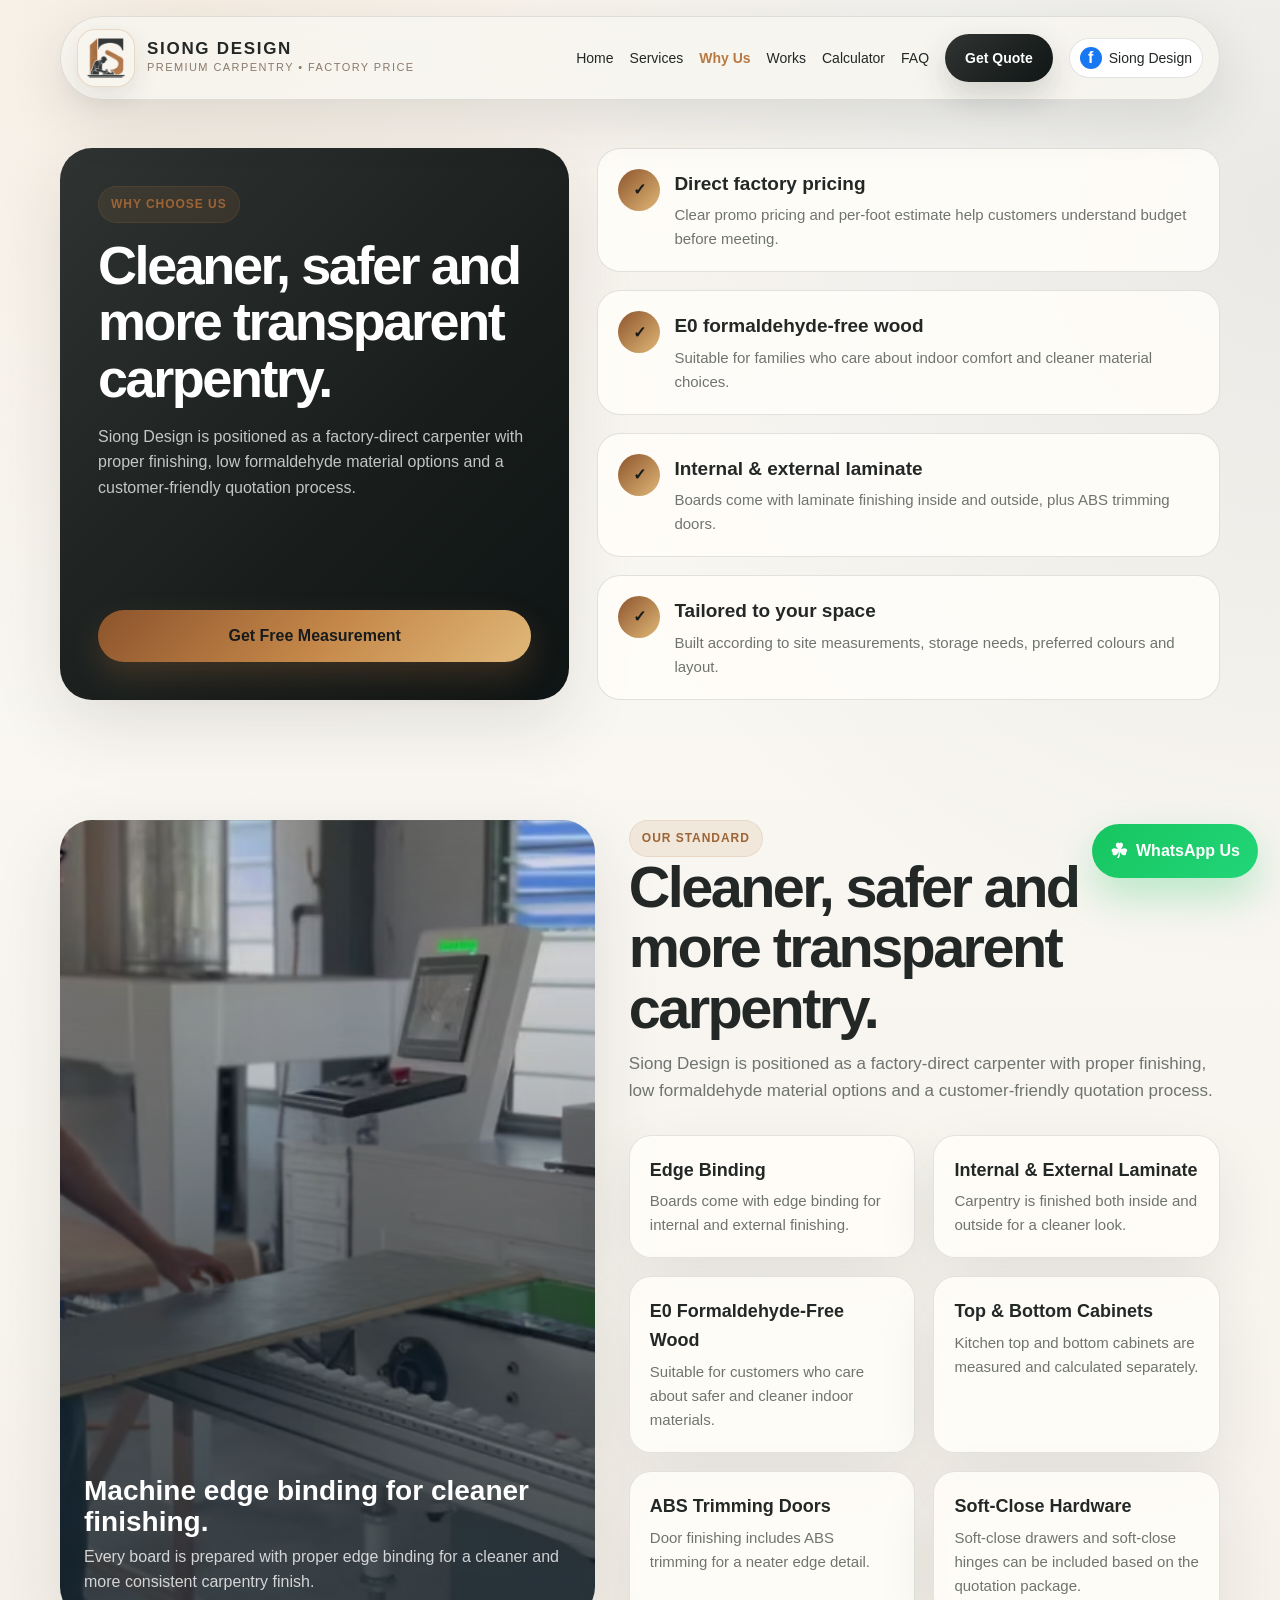
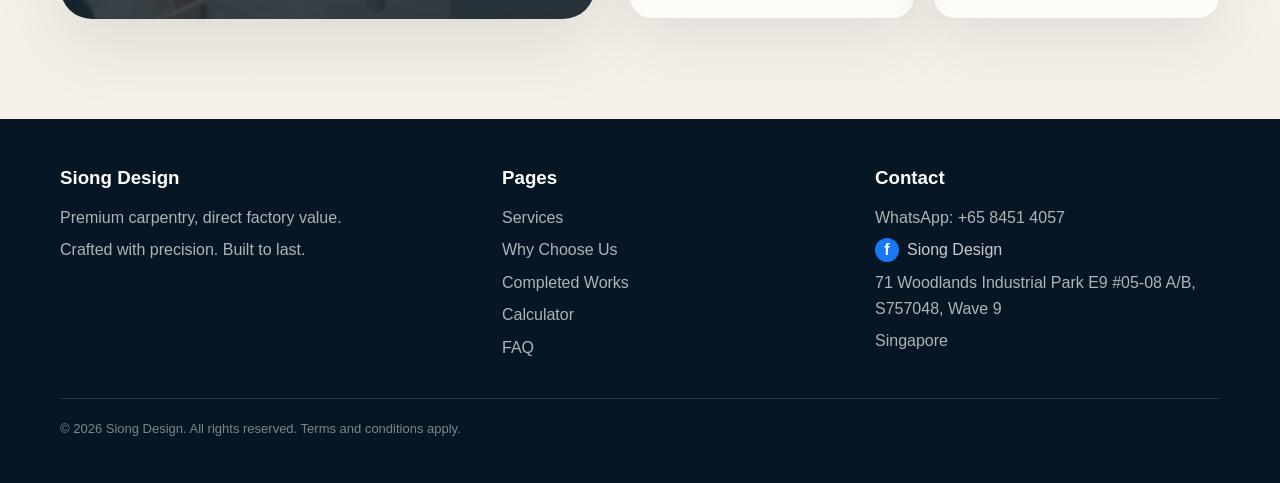
<file: why-us.html>
<!DOCTYPE html><html lang="en"><head><meta charset="UTF-8" /><meta name="viewport" content="width=device-width, initial-scale=1.0" /><title>Why Choose Us | Siong Design</title><meta name="description" content="Siong Design provides premium carpentry for HDB, condo, landed and commercial spaces in Singapore." /><meta name="robots" content="index, follow" /><meta property="og:type" content="website" /><meta property="og:site_name" content="Siong Design" /><link rel="stylesheet" href="assets/style.css?v=38" /><script type="application/ld+json">{"@context":"https://schema.org","@type":"LocalBusiness","name":"Siong Design","description":"Premium carpentry, kitchen cabinets, wardrobes, TV feature walls and custom carpentry in Singapore.","telephone":"+65 8451 4057","address":{"@type":"PostalAddress","streetAddress":"71 Woodlands Industrial Park E9 #05-08 A/B, S757048, Wave 9","addressLocality":"Singapore","addressCountry":"SG"},"url":"./index.html","sameAs":["https://www.facebook.com/profile.php?id=61575290054499"]}</script></head><body><header><div class="wrap nav"><a class="brand" href="index.html"><img class="brand-logo" src="assets/siong-icon.svg" alt="Siong Design icon"><div><strong>Siong Design</strong><span>Premium Carpentry • Factory Price</span></div></a><nav class="links"><a class="" href="index.html">Home</a><a class="" href="services.html">Services</a><a class="active" href="why-us.html">Why Us</a><a class="" href="works.html">Works</a><a class="" href="calculator.html">Calculator</a><a class="" href="faq.html">FAQ</a><a class="social-link" href="https://www.facebook.com/profile.php?id=61575290054499" target="_blank" rel="noopener"><span class="fb-icon">f</span><em>Facebook</em></a><a href="contact.html" class="btn btn-navy">Get Quote</a></nav></div></header><main class="page desktop-site"><section class="wrap split"><div class="dark-panel"><div><span class="tag">Why Choose Us</span><h1>Cleaner, safer and more transparent carpentry.</h1><p>Siong Design is positioned as a factory-direct carpenter with proper finishing, low formaldehyde material options and a customer-friendly quotation process.</p></div><a class="btn btn-gold" href="https://wa.me/6584514057">Get Free Measurement</a></div><div class="check-list"><div class="check"><div class="tick">✓</div><div><h3>Direct factory pricing</h3><p>Clear promo pricing and per-foot estimate help customers understand budget before meeting.</p></div></div><div class="check"><div class="tick">✓</div><div><h3>E0 formaldehyde-free wood</h3><p>Suitable for families who care about indoor comfort and cleaner material choices.</p></div></div><div class="check"><div class="tick">✓</div><div><h3>Internal & external laminate</h3><p>Boards come with laminate finishing inside and outside, plus ABS trimming doors.</p></div></div><div class="check"><div class="tick">✓</div><div><h3>Tailored to your space</h3><p>Built according to site measurements, storage needs, preferred colours and layout.</p></div></div></div></section><section class="wrap factory"><div class="factory-media"><div><h3>Machine edge binding for cleaner finishing.</h3><p>Every board is prepared with proper edge binding for a cleaner and more consistent carpentry finish.</p></div></div><div><div class="section-head"><span class="tag">Our Standard</span><h2>Built with better board and hardware specifications.</h2><p>Siong Design highlights the details customers usually cannot see from photos alone.</p></div><div class="spec-list"><div class="spec"><strong>Edge Binding</strong><span>Boards come with edge binding for internal and external finishing.</span></div><div class="spec"><strong>Internal & External Laminate</strong><span>Carpentry is finished both inside and outside for a cleaner look.</span></div><div class="spec"><strong>E0 Formaldehyde-Free Wood</strong><span>Suitable for customers who care about safer and cleaner indoor materials.</span></div><div class="spec"><strong>Top & Bottom Cabinets</strong><span>Kitchen top and bottom cabinets are measured and calculated separately.</span></div><div class="spec"><strong>ABS Trimming Doors</strong><span>Door finishing includes ABS trimming for a neater edge detail.</span></div><div class="spec"><strong>Soft-Close Hardware</strong><span>Soft-close drawers and soft-close hinges can be included based on the quotation package.</span></div></div></div></section></main><main class="mobile-site">
  <nav class="mobile-chip-nav" aria-label="Mobile one page navigation">
    <a href="#m-home">Home</a>
    <a href="#m-services">Services</a>
    <a href="#m-why">Why Us</a>
    <a href="#m-works">Works</a>
    <a href="#m-calc">Calculator</a>
    <a href="#m-faq">FAQ</a>
    <a href="#m-contact">Contact</a>
  </nav>

  <section id="m-home" class="m-section m-hero-card">
    <img class="m-logo-main" src="assets/siong-logo.svg" alt="Siong Design logo">
    <span class="m-tag">HDB • Condo • Landed • Commercial</span>
    <h1>Premium carpentry at direct factory value.</h1>
    <p>Siong Design builds kitchen cabinets, wardrobes, TV feature walls and custom carpentry for Singapore homes and businesses.</p>
    <div class="m-actions">
      <a class="btn btn-gold" href="https://wa.me/6584514057?text=Hi%20Siong%20Design%2C%20I%20would%20like%20to%20request%20a%20quotation.">WhatsApp Quote</a>
      <a class="btn btn-white" href="#m-works">View Works</a>
    </div>
  </section>

  <section id="m-services" class="m-section">
    <div class="m-title"><span>Services</span><h2>Choose what you need.</h2></div>
    <div class="m-card-grid">
      <article><b>Kitchen Cabinets</b><p>Top and bottom cabinets, tall units, drawers, sink and hob planning.</p></article>
      <article><b>Wardrobes</b><p>Casement wardrobes, full-height wardrobes, shelves, drawers and LED displays.</p></article>
      <article><b>TV Feature Walls</b><p>TV consoles, hidden storage, feature walls and cable management.</p></article>
      <article><b>Commercial Works</b><p>Office, retail, pantry, gallery, showroom and exhibition carpentry.</p></article>
    </div>
  </section>

  <section id="m-why" class="m-section m-dark">
    <span class="m-tag">Why Choose Us</span>
    <h2>Cleaner, safer and more transparent carpentry.</h2>
    <div class="m-checks">
      <p>✓ Direct factory pricing with clear promo ranges.</p>
      <p>✓ Low formaldehyde material options.</p>
      <p>✓ Internal and external laminate finishing.</p>
      <p>✓ Built according to site measurement and storage needs.</p>
    </div>
  </section>

  <section id="m-works" class="m-section">
    <div class="m-title"><span>Works</span><h2>Completed works gallery.</h2></div>
    <div class="m-gallery">
      <div class="m-photo kitchen-grey"><span>Modern Grey Kitchen</span></div>
      <div class="m-photo wardrobe-led"><span>LED Wardrobe</span></div>
      <div class="m-photo kitchen-wood-complete"><span>Light Wood Kitchen</span></div>
      <div class="m-photo commercial"><span>Commercial Interior</span></div>
      <div class="m-photo shoe-cabinet"><span>Shoe Cabinet</span></div>
      <div class="m-photo vanity"><span>Vanity & Drawers</span></div>
    </div>
  </section>

  <section id="m-calc" class="m-section">
    <div class="m-title"><span>Calculator</span><h2>Quick budget estimate.</h2></div>
    <div class="m-calc-box">
      <label>Carpentry Type</label>
      <select id="mItemType">
        <option value="110">Kitchen Cabinet Promo from $110/ft</option>
        <option value="220">Casement Wardrobe Promo from $220/ft</option>
        <option value="280">TV Feature Wall from $280/ft</option>
        <option value="300">Commercial Display from $300/ft</option>
      </select>
      <label>Total Foot Run</label>
      <input id="mFootRun" type="number" min="1" value="10">
      <label>Complexity</label>
      <select id="mComplexity">
        <option value="1">Standard</option>
        <option value="1.15">Tall / More Compartments +15%</option>
        <option value="1.3">Complex Design +30%</option>
      </select>
      <div class="m-total"><span>Estimated from</span><strong id="mTotalCost">$1,100</strong></div>
      <p class="m-note">Budgeting only. Final quote depends on measurement, material, accessories and site condition.</p>
      <a id="mWaQuote" class="btn btn-gold" href="https://wa.me/6584514057">Send Estimate on WhatsApp</a>
    </div>
  </section>

  <section id="m-faq" class="m-section">
    <div class="m-title"><span>FAQ</span><h2>Quick answers.</h2></div>
    <details class="faq" open><summary>How do I get an accurate quotation?</summary><p>Send your floor plan, area photos, rough measurements and preferred design.</p></details>
    <details class="faq"><summary>Is the calculator price final?</summary><p>No. It is for budgeting only. Final pricing depends on site measurement and selected options.</p></details>
    <details class="faq"><summary>How is kitchen cabinet pricing calculated?</summary><p>Kitchen top and bottom cabinets are counted separately.</p></details>
  </section>

  <section id="m-contact" class="m-section m-contact">
    <h2>Ready for free measurement and quotation?</h2>
    <p>Send your floor plan, photos or estimate to Siong Design.</p>
    <a class="btn btn-gold" href="https://wa.me/6584514057?text=Hi%20Siong%20Design%2C%20I%20would%20like%20to%20request%20a%20quotation.">WhatsApp 8451 4057</a>
    <a class="m-facebook" href="https://www.facebook.com/profile.php?id=61575290054499" target="_blank" rel="noopener">Facebook: Siong Design</a>
    <small>71 Woodlands Industrial Park E9 #05-08 A/B, S757048, Wave 9, Singapore</small>
  </section>
</main>
<footer class="desktop-footer"><div class="wrap footer"><div><h3>Siong Design</h3><p>Premium carpentry, direct factory value.</p><p>Crafted with precision. Built to last.</p></div><div><h3>Pages</h3><a href="services.html">Services</a><a href="why-us.html">Why Choose Us</a><a href="works.html">Completed Works</a><a href="calculator.html">Calculator</a><a href="faq.html">FAQ</a></div><div><h3>Contact</h3><p>WhatsApp: +65 8451 4057</p><a class="footer-social" href="https://www.facebook.com/profile.php?id=61575290054499" target="_blank" rel="noopener"><span class="fb-icon">f</span><span>Facebook: Siong Design</span></a><p>71 Woodlands Industrial Park E9 #05-08 A/B, S757048, Wave 9</p><p>Singapore</p></div></div><div class="wrap copyright">© 2026 Siong Design. All rights reserved. Terms and conditions apply.</div></footer><a class="whatsapp-float" href="https://wa.me/6584514057?text=Hi%20Siong%20Design%2C%20I%20would%20like%20to%20request%20a%20quotation." target="_blank" rel="noopener"><span>☘</span> WhatsApp Us</a><script src="assets/main.js?v=38"></script><script src="assets/content-loader.js?v=38"></script></body></html>
</file>
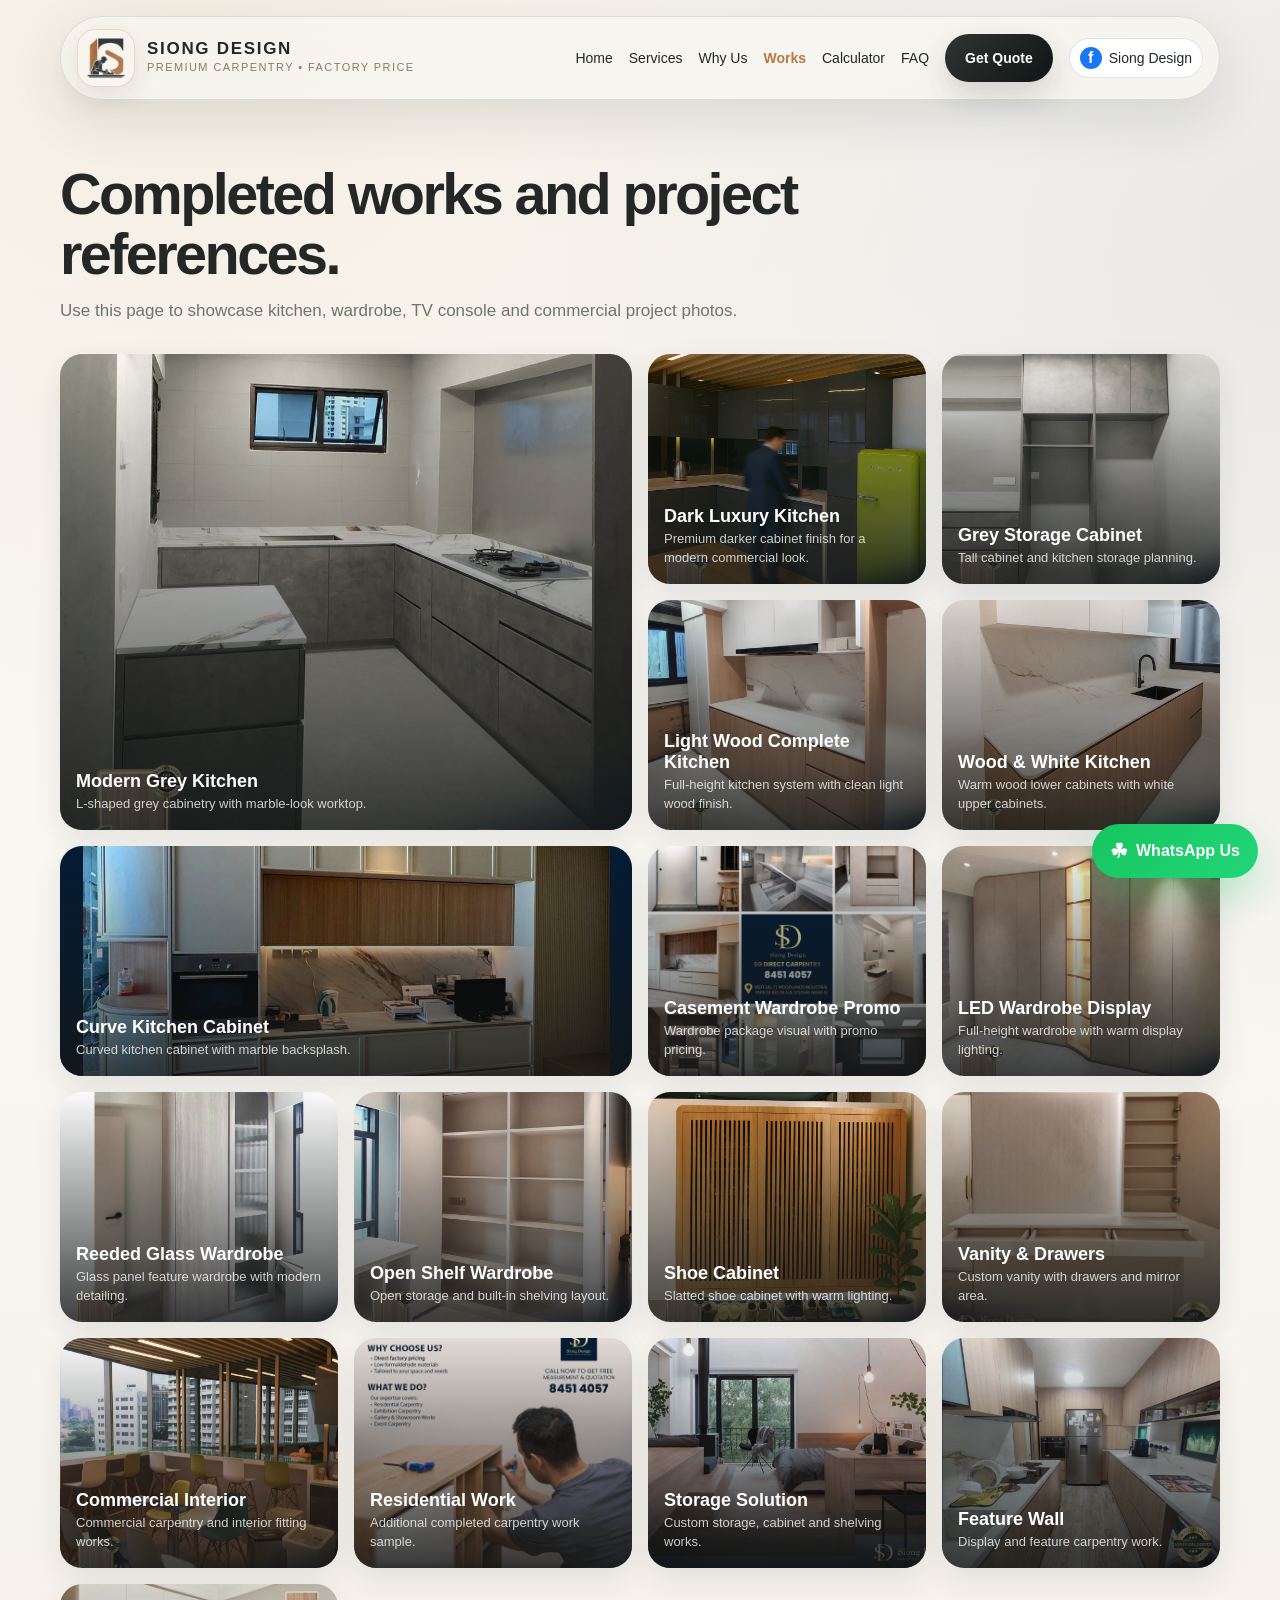
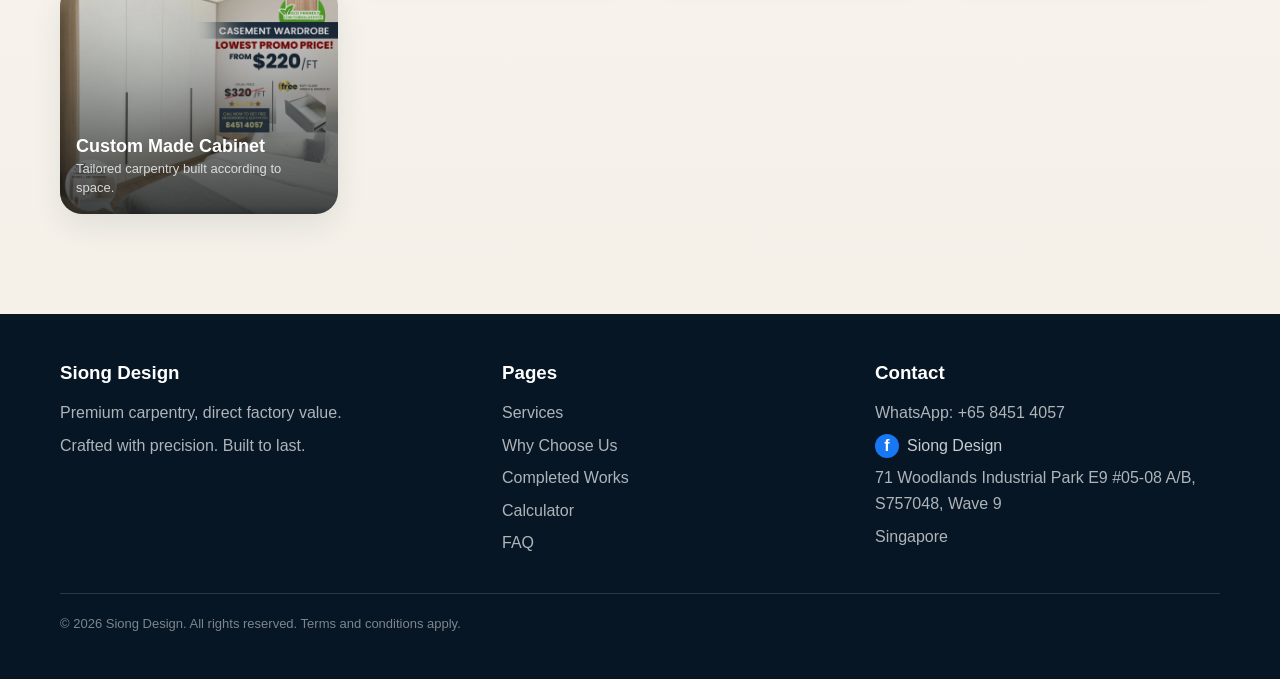
<file: works.html>
<!DOCTYPE html><html lang="en"><head><meta charset="UTF-8" /><meta name="viewport" content="width=device-width, initial-scale=1.0" /><title>Completed Works | Siong Design</title><meta name="description" content="Siong Design provides premium carpentry for HDB, condo, landed and commercial spaces in Singapore." /><meta name="robots" content="index, follow" /><meta property="og:type" content="website" /><meta property="og:site_name" content="Siong Design" /><link rel="stylesheet" href="assets/style.css?v=38" /><script type="application/ld+json">{"@context":"https://schema.org","@type":"LocalBusiness","name":"Siong Design","description":"Premium carpentry, kitchen cabinets, wardrobes, TV feature walls and custom carpentry in Singapore.","telephone":"+65 8451 4057","address":{"@type":"PostalAddress","streetAddress":"71 Woodlands Industrial Park E9 #05-08 A/B, S757048, Wave 9","addressLocality":"Singapore","addressCountry":"SG"},"url":"./index.html","sameAs":["https://www.facebook.com/profile.php?id=61575290054499"]}</script></head><body><header><div class="wrap nav"><a class="brand" href="index.html"><img class="brand-logo" src="assets/siong-icon.svg" alt="Siong Design icon"><div><strong>Siong Design</strong><span>Premium Carpentry • Factory Price</span></div></a><nav class="links"><a class="" href="index.html">Home</a><a class="" href="services.html">Services</a><a class="" href="why-us.html">Why Us</a><a class="active" href="works.html">Works</a><a class="" href="calculator.html">Calculator</a><a class="" href="faq.html">FAQ</a><a class="social-link" href="https://www.facebook.com/profile.php?id=61575290054499" target="_blank" rel="noopener"><span class="fb-icon">f</span><em>Facebook</em></a><a href="contact.html" class="btn btn-navy">Get Quote</a></nav></div></header><main class="page desktop-site"><section class="wrap"><div class="section-head"><h1>Completed works.</h1><p>A larger project gallery with more real Siong Design photos, including kitchens, wardrobes, storage, commercial works and promotional boards.</p></div><div class="gallery"><div class="photo large kitchen-grey"><div><h3>Modern Grey Kitchen</h3><p>L-shaped grey cabinetry with marble-look worktop.</p></div></div><div class="photo kitchen-dark"><div><h3>Dark Luxury Kitchen</h3><p>Premium darker cabinet finish for a modern commercial look.</p></div></div><div class="photo kitchen-grey-storage"><div><h3>Grey Storage Cabinet</h3><p>Tall cabinet and kitchen storage planning.</p></div></div><div class="photo kitchen-wood-complete"><div><h3>Light Wood Complete Kitchen</h3><p>Full-height kitchen system with clean light wood finish.</p></div></div><div class="photo kitchen-wood"><div><h3>Wood & White Kitchen</h3><p>Warm wood lower cabinets with white upper cabinets.</p></div></div><div class="photo curve-kitchen wide"><div><h3>Curve Kitchen Cabinet</h3><p>Curved kitchen cabinet with marble backsplash.</p></div></div><div class="photo wardrobe-promo"><div><h3>Casement Wardrobe Promo</h3><p>Wardrobe package visual with promo pricing.</p></div></div><div class="photo wardrobe-led"><div><h3>LED Wardrobe Display</h3><p>Full-height wardrobe with warm display lighting.</p></div></div><div class="photo wardrobe-glass"><div><h3>Reeded Glass Wardrobe</h3><p>Glass panel feature wardrobe with modern detailing.</p></div></div><div class="photo wardrobe-open"><div><h3>Open Shelf Wardrobe</h3><p>Open storage and built-in shelving layout.</p></div></div><div class="photo shoe-cabinet"><div><h3>Shoe Cabinet</h3><p>Slatted shoe cabinet with warm lighting.</p></div></div><div class="photo vanity"><div><h3>Vanity & Drawers</h3><p>Custom vanity with drawers and mirror area.</p></div></div><div class="photo commercial"><div><h3>Commercial Interior</h3><p>Commercial carpentry and interior fitting works.</p></div></div><div class="photo promo1"><div><h3>Residential Work</h3><p>Additional completed carpentry work sample.</p></div></div><div class="photo promo2"><div><h3>Storage Solution</h3><p>Custom storage, cabinet and shelving works.</p></div></div><div class="photo promo3"><div><h3>Feature Wall</h3><p>Display and feature carpentry work.</p></div></div><div class="photo promo4"><div><h3>Custom Made Cabinet</h3><p>Tailored carpentry built according to space.</p></div></div></div></section></main><main class="mobile-site">
  <nav class="mobile-chip-nav" aria-label="Mobile one page navigation">
    <a href="#m-home">Home</a>
    <a href="#m-services">Services</a>
    <a href="#m-why">Why Us</a>
    <a href="#m-works">Works</a>
    <a href="#m-calc">Calculator</a>
    <a href="#m-faq">FAQ</a>
    <a href="#m-contact">Contact</a>
  </nav>

  <section id="m-home" class="m-section m-hero-card">
    <img class="m-logo-main" src="assets/siong-logo.svg" alt="Siong Design logo">
    <span class="m-tag">HDB • Condo • Landed • Commercial</span>
    <h1>Premium carpentry at direct factory value.</h1>
    <p>Siong Design builds kitchen cabinets, wardrobes, TV feature walls and custom carpentry for Singapore homes and businesses.</p>
    <div class="m-actions">
      <a class="btn btn-gold" href="https://wa.me/6584514057?text=Hi%20Siong%20Design%2C%20I%20would%20like%20to%20request%20a%20quotation.">WhatsApp Quote</a>
      <a class="btn btn-white" href="#m-works">View Works</a>
    </div>
  </section>

  <section id="m-services" class="m-section">
    <div class="m-title"><span>Services</span><h2>Choose what you need.</h2></div>
    <div class="m-card-grid">
      <article><b>Kitchen Cabinets</b><p>Top and bottom cabinets, tall units, drawers, sink and hob planning.</p></article>
      <article><b>Wardrobes</b><p>Casement wardrobes, full-height wardrobes, shelves, drawers and LED displays.</p></article>
      <article><b>TV Feature Walls</b><p>TV consoles, hidden storage, feature walls and cable management.</p></article>
      <article><b>Commercial Works</b><p>Office, retail, pantry, gallery, showroom and exhibition carpentry.</p></article>
    </div>
  </section>

  <section id="m-why" class="m-section m-dark">
    <span class="m-tag">Why Choose Us</span>
    <h2>Cleaner, safer and more transparent carpentry.</h2>
    <div class="m-checks">
      <p>✓ Direct factory pricing with clear promo ranges.</p>
      <p>✓ Low formaldehyde material options.</p>
      <p>✓ Internal and external laminate finishing.</p>
      <p>✓ Built according to site measurement and storage needs.</p>
    </div>
  </section>

  <section id="m-works" class="m-section">
    <div class="m-title"><span>Works</span><h2>Completed works gallery.</h2></div>
    <div class="m-gallery">
      <div class="m-photo kitchen-grey"><span>Modern Grey Kitchen</span></div>
      <div class="m-photo wardrobe-led"><span>LED Wardrobe</span></div>
      <div class="m-photo kitchen-wood-complete"><span>Light Wood Kitchen</span></div>
      <div class="m-photo commercial"><span>Commercial Interior</span></div>
      <div class="m-photo shoe-cabinet"><span>Shoe Cabinet</span></div>
      <div class="m-photo vanity"><span>Vanity & Drawers</span></div>
    </div>
  </section>

  <section id="m-calc" class="m-section">
    <div class="m-title"><span>Calculator</span><h2>Quick budget estimate.</h2></div>
    <div class="m-calc-box">
      <label>Carpentry Type</label>
      <select id="mItemType">
        <option value="110">Kitchen Cabinet Promo from $110/ft</option>
        <option value="220">Casement Wardrobe Promo from $220/ft</option>
        <option value="280">TV Feature Wall from $280/ft</option>
        <option value="300">Commercial Display from $300/ft</option>
      </select>
      <label>Total Foot Run</label>
      <input id="mFootRun" type="number" min="1" value="10">
      <label>Complexity</label>
      <select id="mComplexity">
        <option value="1">Standard</option>
        <option value="1.15">Tall / More Compartments +15%</option>
        <option value="1.3">Complex Design +30%</option>
      </select>
      <div class="m-total"><span>Estimated from</span><strong id="mTotalCost">$1,100</strong></div>
      <p class="m-note">Budgeting only. Final quote depends on measurement, material, accessories and site condition.</p>
      <a id="mWaQuote" class="btn btn-gold" href="https://wa.me/6584514057">Send Estimate on WhatsApp</a>
    </div>
  </section>

  <section id="m-faq" class="m-section">
    <div class="m-title"><span>FAQ</span><h2>Quick answers.</h2></div>
    <details class="faq" open><summary>How do I get an accurate quotation?</summary><p>Send your floor plan, area photos, rough measurements and preferred design.</p></details>
    <details class="faq"><summary>Is the calculator price final?</summary><p>No. It is for budgeting only. Final pricing depends on site measurement and selected options.</p></details>
    <details class="faq"><summary>How is kitchen cabinet pricing calculated?</summary><p>Kitchen top and bottom cabinets are counted separately.</p></details>
  </section>

  <section id="m-contact" class="m-section m-contact">
    <h2>Ready for free measurement and quotation?</h2>
    <p>Send your floor plan, photos or estimate to Siong Design.</p>
    <a class="btn btn-gold" href="https://wa.me/6584514057?text=Hi%20Siong%20Design%2C%20I%20would%20like%20to%20request%20a%20quotation.">WhatsApp 8451 4057</a>
    <a class="m-facebook" href="https://www.facebook.com/profile.php?id=61575290054499" target="_blank" rel="noopener">Facebook: Siong Design</a>
    <small>71 Woodlands Industrial Park E9 #05-08 A/B, S757048, Wave 9, Singapore</small>
  </section>
</main>
<footer class="desktop-footer"><div class="wrap footer"><div><h3>Siong Design</h3><p>Premium carpentry, direct factory value.</p><p>Crafted with precision. Built to last.</p></div><div><h3>Pages</h3><a href="services.html">Services</a><a href="why-us.html">Why Choose Us</a><a href="works.html">Completed Works</a><a href="calculator.html">Calculator</a><a href="faq.html">FAQ</a></div><div><h3>Contact</h3><p>WhatsApp: +65 8451 4057</p><a class="footer-social" href="https://www.facebook.com/profile.php?id=61575290054499" target="_blank" rel="noopener"><span class="fb-icon">f</span><span>Facebook: Siong Design</span></a><p>71 Woodlands Industrial Park E9 #05-08 A/B, S757048, Wave 9</p><p>Singapore</p></div></div><div class="wrap copyright">© 2026 Siong Design. All rights reserved. Terms and conditions apply.</div></footer><a class="whatsapp-float" href="https://wa.me/6584514057?text=Hi%20Siong%20Design%2C%20I%20would%20like%20to%20request%20a%20quotation." target="_blank" rel="noopener"><span>☘</span> WhatsApp Us</a><script src="assets/main.js?v=38"></script><script src="assets/content-loader.js?v=38"></script></body></html>
</file>
<file: assets/style.css>
:root{--navy:#232827;--gold:#b87942;--gold2:#d7a160;--cream:#f8f5ef;--ink:#232827;--muted:#6f7470;--line:rgba(35,40,39,.13);--soft:#fbf8f2;--red:#8b3f2a;--shadow:0 24px 70px rgba(35,40,39,.11)}
*{box-sizing:border-box;margin:0;padding:0}
html{scroll-behavior:smooth}
body{font-family:Arial,Helvetica,sans-serif;background:linear-gradient(180deg,#fbfaf7 0%,var(--cream) 100%);color:var(--ink);line-height:1.6}
a{text-decoration:none;color:inherit}
img{display:block;max-width:100%}
.wrap{width:min(1160px,calc(100% - 32px));margin:auto}
.page{padding-top:48px}
.btn{display:inline-flex;align-items:center;justify-content:center;border-radius:999px;padding:13px 20px;font-weight:800;border:0;cursor:pointer;transition:.2s;white-space:nowrap}
.btn:hover{transform:translateY(-2px)}
.btn-gold{background:linear-gradient(135deg,var(--gold),var(--gold2));color:var(--navy)}
.btn-navy{background:var(--navy);color:white}
.btn-white{background:white;color:var(--navy);border:1px solid var(--line)}
.tag{display:inline-flex;border-radius:999px;padding:8px 12px;background:rgba(199,154,69,.14);color:var(--gold);font-size:12px;font-weight:900;letter-spacing:.08em;text-transform:uppercase}
header{position:sticky;top:14px;z-index:50}
.nav{margin-top:16px;background:rgba(255,255,255,.95);border:1px solid var(--line);box-shadow:0 12px 34px rgba(7,31,56,.08);backdrop-filter:blur(14px);border-radius:999px;padding:12px 16px;display:flex;align-items:center;justify-content:space-between;gap:18px}
.brand{display:flex;align-items:center;gap:12px}
.brand-logo{width:58px;height:58px;border-radius:18px;background:white;border:1px solid var(--line);object-fit:cover;box-shadow:0 10px 24px rgba(7,31,56,.08)}
.brand strong{display:block;font-size:17px;letter-spacing:.07em;text-transform:uppercase;color:var(--navy);line-height:1.1}
.brand span{display:block;font-size:11px;letter-spacing:.14em;color:var(--muted);text-transform:uppercase}
.links{display:flex;align-items:center;gap:16px;font-size:14px;color:var(--navy)}
.links a.active{color:var(--gold);font-weight:900}
.social-link{display:inline-flex;align-items:center;gap:7px;padding:8px 10px;border-radius:999px;border:1px solid var(--line);background:#fff;transition:.2s}
.social-link:hover{transform:translateY(-2px);box-shadow:0 10px 24px rgba(20,34,43,.08)}
.fb-icon{width:22px;height:22px;border-radius:50%;background:#1877F2;color:#fff;display:inline-grid;place-items:center;font-family:Arial,Helvetica,sans-serif;font-weight:900;font-size:16px;line-height:1}
.social-link em{font-style:normal}
.footer-social{display:inline-flex!important;align-items:center;gap:8px;color:rgba(255,255,255,.78)!important}
.footer-social .fb-icon{width:24px;height:24px}
.mobile-note{display:none!important}
section{margin-top:120px;scroll-margin-top:120px}
section:first-child{margin-top:0}
.section-head{max-width:820px;margin-bottom:30px}
.section-head h1,.section-head h2{font-size:clamp(34px,4.5vw,58px);line-height:1.05;letter-spacing:-.045em;color:var(--navy);margin-bottom:12px}
.section-head p{font-size:17px;color:var(--muted)}
.hero{display:grid;grid-template-columns:1fr 1fr;gap:28px;align-items:stretch}
.hero-copy{background:white;border:1px solid var(--line);border-radius:34px;padding:46px;box-shadow:var(--shadow);display:flex;flex-direction:column;justify-content:center}
.hero-logo{width:min(430px,100%);border:1px solid var(--line);border-radius:26px;padding:14px;background:white;margin-bottom:24px;box-shadow:0 12px 34px rgba(7,31,56,.07)}
h1{font-size:clamp(40px,5.8vw,70px);line-height:.98;letter-spacing:-.055em;color:var(--navy);margin:16px 0 18px}
.lead{font-size:18px;color:#4e5b67;max-width:680px;margin-bottom:25px}
.hero-actions{display:flex;gap:12px;flex-wrap:wrap;margin-bottom:24px}
.proof-row{display:grid;grid-template-columns:repeat(3,1fr);gap:12px}
.proof{background:var(--soft);border:1px solid var(--line);border-radius:18px;padding:15px}
.proof strong{display:block;color:var(--navy);font-size:18px}
.proof span{font-size:13px;color:var(--muted)}
.hero-photo{min-height:640px;border-radius:34px;background:linear-gradient(180deg,rgba(7,31,56,.04),rgba(7,31,56,.78)),url('hero-wardrobe-promo.png') center/cover;box-shadow:var(--shadow);display:flex;align-items:flex-end;padding:24px;overflow:hidden}
.promo-box{width:100%;background:rgba(255,255,255,.95);border:1px solid rgba(255,255,255,.65);backdrop-filter:blur(16px);border-radius:24px;padding:24px;color:var(--navy)}
.promo-box h2{font-size:25px;text-transform:uppercase;letter-spacing:.04em}
.promo-box .red{color:var(--red);font-size:22px;font-weight:900;text-transform:uppercase;margin-top:2px}
.price{display:flex;align-items:flex-end;gap:8px;margin:10px 0}
.price small{font-weight:900;margin-bottom:12px}
.price strong{font-size:58px;line-height:.9;letter-spacing:-.06em}
.price span{font-weight:900;font-size:25px;margin-bottom:6px}
.chips{display:flex;flex-wrap:wrap;gap:8px;margin-top:12px}
.chip{border-radius:999px;background:rgba(199,154,69,.15);color:var(--navy);font-weight:900;font-size:12px;padding:8px 10px}
.grid4{display:grid;grid-template-columns:repeat(4,1fr);gap:18px;align-items:stretch}
.grid3{display:grid;grid-template-columns:repeat(3,1fr);gap:18px;align-items:stretch}
.card{background:white;border:1px solid var(--line);border-radius:26px;padding:24px;box-shadow:0 12px 36px rgba(7,31,56,.055);height:100%}
.icon{width:48px;height:48px;border-radius:16px;background:rgba(199,154,69,.13);display:grid;place-items:center;color:var(--gold);font-weight:900;font-size:22px}
.card h3{font-size:20px;color:var(--navy);margin:12px 0 7px}
.card p{font-size:15px;color:var(--muted)}
.split{display:grid;grid-template-columns:.9fr 1.1fr;gap:28px;align-items:stretch}
.dark-panel{background:var(--navy);color:white;border-radius:32px;padding:38px;box-shadow:var(--shadow);display:flex;flex-direction:column;justify-content:space-between;min-height:410px}
.dark-panel h1,.dark-panel h2{font-size:clamp(31px,4.5vw,54px);line-height:1.04;letter-spacing:-.045em;margin-top:14px;color:white}
.dark-panel p{color:rgba(255,255,255,.74);margin-top:14px}
.check-list{display:grid;gap:18px;align-content:stretch}
.check{background:white;border:1px solid var(--line);border-radius:23px;padding:20px;display:grid;grid-template-columns:42px 1fr;gap:14px}
.tick{width:42px;height:42px;border-radius:50%;display:grid;place-items:center;background:linear-gradient(135deg,var(--gold),var(--gold2));color:var(--navy);font-weight:900}
.check h3{font-size:19px;color:var(--navy);margin-bottom:4px}
.check p{font-size:15px;color:var(--muted)}
.factory{display:grid;grid-template-columns:.95fr 1.05fr;gap:34px;align-items:stretch;margin-top:120px}
.factory-media{min-height:420px;border-radius:32px;background:linear-gradient(180deg,rgba(20,34,43,.04),rgba(20,34,43,.72)),url('edge-binding-machine.png') center/cover;box-shadow:var(--shadow);overflow:hidden;display:flex;align-items:flex-end;padding:24px;color:white}
.factory-media h3{font-size:28px;line-height:1.1}
.factory-media p{color:rgba(255,255,255,.78);margin-top:6px}
.spec-list{display:grid;grid-template-columns:1fr 1fr;gap:18px;align-items:stretch}
.spec{background:white;border:1px solid var(--line);border-radius:22px;padding:20px;box-shadow:0 10px 30px rgba(20,34,43,.045);height:100%}
.spec strong{display:block;color:var(--navy);font-size:18px;margin-bottom:5px}
.spec span{display:block;color:var(--muted);font-size:15px}
.gallery{display:grid;grid-template-columns:repeat(4,1fr);gap:16px;align-items:stretch}
.photo{min-height:230px;border-radius:22px;color:white;padding:16px;display:flex;align-items:flex-end;background-size:cover;background-position:center;position:relative;overflow:hidden;box-shadow:0 12px 30px rgba(20,34,43,.09)}
.photo:before{content:"";position:absolute;inset:0;background:linear-gradient(180deg,rgba(7,31,56,.03),rgba(7,31,56,.86))}
.photo>*{position:relative}
.photo h3{font-size:18px;line-height:1.15}
.photo p{color:rgba(255,255,255,.78);font-size:13px;line-height:1.45;margin-top:4px}
.photo.large{grid-column:span 2;grid-row:span 2;min-height:476px}
.photo.wide{grid-column:span 2}
.kitchen-grey{background-image:url('hero-kitchen-grey.png')}
.kitchen-wood{background-image:url('kitchen-wood-white.png')}
.kitchen-dark{background-image:url('kitchen-dark-luxury.png')}
.kitchen-grey-storage{background-image:url('kitchen-grey-storage.png')}
.kitchen-wood-complete{background-image:url('kitchen-wood-complete.png')}
.curve-kitchen{background-image:url('curve-kitchen-cabinet.png')}
.wardrobe-promo{background-image:url('hero-wardrobe-promo.png')}
.wardrobe-led{background-image:url('wardrobe-led.png')}
.wardrobe-glass{background-image:url('wardrobe-glass.png')}
.wardrobe-open{background-image:url('wardrobe-open-shelves.png')}
.shoe-cabinet{background-image:url('shoe-cabinet.png')}
.vanity{background-image:url('vanity-drawer.png')}
.commercial{background-image:url('commercial-interior.png')}
.promo1{background-image:url('promo-board-1.png')}
.promo2{background-image:url('promo-board-2.png')}
.promo3{background-image:url('promo-board-3.png')}
.promo4{background-image:url('promo-board-4.png')}
.calculator-wrap{display:grid;grid-template-columns:1fr .86fr;gap:30px;align-items:start}
.calc-panel,.calc-result{background:white;border:1px solid var(--line);border-radius:28px;padding:26px;box-shadow:0 12px 36px rgba(7,31,56,.055)}
.form-grid{display:grid;grid-template-columns:1fr 1fr;gap:14px}
.field{display:flex;flex-direction:column;gap:7px}
.field.full{grid-column:1/-1}
label{font-weight:900;color:var(--navy);font-size:14px}
input,select,textarea{width:100%;border:1px solid var(--line);border-radius:14px;padding:13px 14px;font-size:15px;background:var(--soft);color:var(--ink)}
input:focus,select:focus,textarea:focus{outline:2px solid rgba(199,154,69,.28);border-color:var(--gold)}
.small-note,.calc-disclaimer{font-size:13px;color:var(--muted);margin-top:12px}
.price-line{display:flex;justify-content:space-between;gap:18px;padding:13px 0;border-bottom:1px solid var(--line);color:var(--muted)}
.price-line strong{color:var(--navy)}
.total-box{margin-top:20px;border-radius:21px;background:var(--navy);color:white;padding:23px}
.total-box span{display:block;color:rgba(255,255,255,.68);font-size:14px}
.total-box strong{font-size:40px;line-height:1}
.calc-actions{display:flex;gap:10px;flex-wrap:wrap;margin-top:18px}
.steps{display:grid;grid-template-columns:repeat(4,1fr);gap:18px;counter-reset:step;align-items:stretch}
.step{background:white;border:1px solid var(--line);border-radius:25px;padding:23px;height:100%}
.step:before{counter-increment:step;content:"0" counter(step);display:block;color:var(--gold);font-weight:900;letter-spacing:.16em;margin-bottom:22px}
.step h3{color:var(--navy);font-size:19px;margin-bottom:7px}
.step p{color:var(--muted);font-size:15px}
.faq-wrap{display:grid;grid-template-columns:1fr 1fr;gap:18px;align-items:start}
.faq{background:white;border:1px solid var(--line);border-radius:20px;box-shadow:0 10px 30px rgba(20,34,43,.045);overflow:hidden}
.faq summary{list-style:none;cursor:pointer;padding:20px 22px;color:var(--navy);font-weight:900;font-size:17px;display:flex;align-items:center;justify-content:space-between;gap:16px}
.faq summary::-webkit-details-marker{display:none}
.faq summary:after{content:'+';width:28px;height:28px;border-radius:50%;display:grid;place-items:center;background:var(--soft);border:1px solid var(--line);color:var(--gold);font-size:20px;flex:0 0 auto}
.faq[open] summary:after{content:'−';background:var(--navy);color:white}
.faq p{padding:0 22px 20px;color:var(--muted);font-size:15px}
.faq[open]{box-shadow:0 16px 42px rgba(20,34,43,.08)}
.cta{background:var(--navy);color:white;border-radius:34px;padding:46px;display:grid;grid-template-columns:1fr auto;align-items:center;gap:28px;margin-bottom:100px}
.cta h1,.cta h2{font-size:clamp(31px,4.7vw,52px);line-height:1.04;letter-spacing:-.045em;color:white}
.cta p{color:rgba(255,255,255,.73);margin-top:10px}
footer{background:#061624;color:white;padding:44px 0;margin-top:100px}
.footer{display:grid;grid-template-columns:1.2fr 1fr 1fr;gap:28px}
footer h3{margin-bottom:12px}
footer p,footer a{display:block;color:rgba(255,255,255,.68);margin-bottom:7px}
.copyright{border-top:1px solid rgba(255,255,255,.14);margin-top:30px;padding-top:20px;color:rgba(255,255,255,.48);font-size:13px}
.whatsapp-float{position:fixed;right:22px;bottom:22px;z-index:80;background:#25D366;color:white;border-radius:999px;padding:14px 18px;font-weight:900;box-shadow:0 14px 34px rgba(37,211,102,.32);display:flex;align-items:center;gap:8px}
.whatsapp-float:hover{transform:translateY(-2px)}
.whatsapp-float span{font-size:20px;line-height:1}
@media(max-width:900px){
  section{margin-top:88px;scroll-margin-top:100px}
  .links{display:none}
  .hero,.split,.factory,.spec-list,.calculator-wrap,.faq-wrap,.cta{grid-template-columns:1fr}
  .gallery{grid-template-columns:1fr 1fr}
  .grid4,.grid3,.steps,.proof-row,.footer{grid-template-columns:1fr}
  .hero-copy{padding:30px}.hero{gap:20px}
  .split,.factory,.calculator-wrap{gap:22px}
  .factory{margin-top:88px}
  .hero-photo{min-height:540px}
  .photo{min-height:190px}
  .photo.large,.photo.wide{grid-column:1/-1;grid-row:auto;min-height:260px}
  .form-grid{grid-template-columns:1fr}
  .cta,.dark-panel{padding:30px}
}


/* ===== V16: desktop individual pages + mobile single-page website ===== */
.brand-logo{object-fit:contain;padding:4px;background:#fffaf3}
.hero-logo{object-fit:contain;background:#fffaf3}
.mobile-site{display:none}
.desktop-site{display:block}
.desktop-footer{display:block}

@media(min-width:769px){
  .mobile-site{display:none!important}
  .desktop-site{display:block!important}
  .desktop-footer{display:block!important}
  .links{display:flex!important}
}

@media(max-width:768px){
  body{background:#fffaf3;overflow-x:hidden}
  .desktop-site,.desktop-footer{display:none!important}
  .mobile-site{display:block!important;width:min(100% - 22px,760px);margin:0 auto;padding:14px 0 95px}
  header{position:sticky;top:10px;z-index:90}
  .nav{width:calc(100% - 22px);margin-top:10px;padding:10px 12px;border-radius:30px;gap:8px;background:rgba(255,250,243,.97)}
  .brand{gap:10px;min-width:0}
  .brand-logo{width:58px;height:58px;border-radius:18px;flex:0 0 auto}
  .brand strong{font-size:17px;letter-spacing:.06em;white-space:nowrap}
  .brand span{font-size:11px;letter-spacing:.1em;white-space:nowrap}
  .links,.mobile-note{display:none!important}
  .page{padding-top:0}

  .mobile-chip-nav{display:grid;grid-template-columns:repeat(4,1fr);gap:8px;margin:14px 0 22px;position:sticky;top:92px;z-index:70;background:rgba(255,250,243,.92);backdrop-filter:blur(10px);padding:8px;border:1px solid var(--line);border-radius:22px;box-shadow:0 10px 28px rgba(31,41,45,.08)}
  .mobile-chip-nav a{display:flex;align-items:center;justify-content:center;text-align:center;min-height:38px;border-radius:999px;background:white;border:1px solid var(--line);font-size:12px;font-weight:900;color:var(--navy);box-shadow:0 6px 16px rgba(31,41,45,.04)}
  .mobile-chip-nav a:nth-child(7){grid-column:span 2}

  .m-section{background:white;border:1px solid var(--line);border-radius:28px;padding:22px;margin:0 0 20px;box-shadow:0 12px 34px rgba(31,41,45,.07);scroll-margin-top:170px;overflow:hidden}
  .m-hero-card{padding:24px 22px 28px;background:linear-gradient(180deg,#fffaf3 0%,#fff 100%)}
  .m-logo-main{width:100%;border:1px solid var(--line);border-radius:24px;background:#fffaf3;padding:10px;margin-bottom:16px;box-shadow:0 10px 24px rgba(31,41,45,.05)}
  .m-tag,.m-title span{display:inline-flex;border-radius:999px;padding:7px 11px;background:rgba(185,120,58,.13);color:var(--gold);font-size:11px;font-weight:900;letter-spacing:.08em;text-transform:uppercase;margin-bottom:10px}
  .m-section h1,.m-section h2{color:var(--navy);letter-spacing:-.045em;line-height:1.02;margin:8px 0 10px}
  .m-section h1{font-size:44px}.m-section h2{font-size:34px}
  .m-section p{color:var(--muted);font-size:16px}
  .m-actions{display:grid;grid-template-columns:1fr;gap:10px;margin-top:16px}
  .m-card-grid{display:grid;gap:12px;margin-top:12px}
  .m-card-grid article{border:1px solid var(--line);border-radius:20px;padding:16px;background:#fffaf3}
  .m-card-grid b{display:block;color:var(--navy);font-size:18px;margin-bottom:4px}
  .m-dark{background:linear-gradient(135deg,#1f292d,#11191d);color:white}
  .m-dark h2{color:white}.m-dark p{color:rgba(255,255,255,.78)}.m-dark .m-tag{background:rgba(224,173,104,.18);color:#f3c37c}
  .m-checks{display:grid;gap:10px;margin-top:14px}.m-checks p{background:rgba(255,255,255,.08);border:1px solid rgba(255,255,255,.1);border-radius:16px;padding:12px}
  .m-gallery{display:grid;grid-template-columns:1fr 1fr;gap:10px;margin-top:12px}
  .m-photo{height:156px;border-radius:20px;background-size:cover;background-position:center;display:flex;align-items:flex-end;padding:12px;position:relative;overflow:hidden;color:white}
  .m-photo:before{content:"";position:absolute;inset:0;background:linear-gradient(180deg,rgba(31,41,45,.02),rgba(31,41,45,.84))}.m-photo span{position:relative;font-size:13px;font-weight:900;line-height:1.2}
  .m-calc-box{display:grid;gap:10px;margin-top:12px}.m-calc-box label{margin-top:4px}.m-calc-box input,.m-calc-box select{background:#fffaf3}.m-total{margin-top:8px;border-radius:20px;background:var(--navy);color:white;padding:18px}.m-total span{display:block;color:rgba(255,255,255,.65);font-size:13px}.m-total strong{font-size:38px;line-height:1}.m-note{font-size:13px!important}.m-calc-box .btn{margin-top:4px}
  .m-contact{background:linear-gradient(135deg,#1f292d,#11191d);color:white}.m-contact h2{color:white}.m-contact p,.m-contact small{color:rgba(255,255,255,.76)}.m-contact small{display:block;margin-top:14px}.m-facebook{display:block;color:#f3c37c;font-weight:900;margin-top:14px}
  .faq{margin-top:10px}.faq summary{font-size:15px;padding:16px}.faq p{font-size:14px;padding:0 16px 16px}
  .whatsapp-float{right:14px;bottom:14px;padding:13px 16px;font-size:16px}
}

@media(max-width:390px){
  .brand strong{font-size:15px}.brand span{font-size:10px}.brand-logo{width:52px;height:52px}
  .mobile-chip-nav{grid-template-columns:repeat(3,1fr);top:84px}.mobile-chip-nav a:nth-child(7){grid-column:auto}
  .m-section h1{font-size:39px}.m-section h2{font-size:31px}
  .m-gallery{grid-template-columns:1fr}.m-photo{height:190px}
}


/* ===== V17 premium logo-inspired look and feel ===== */
body{
  background:
    radial-gradient(circle at 15% 0%, rgba(211,154,91,.13), transparent 32%),
    radial-gradient(circle at 100% 10%, rgba(35,40,39,.08), transparent 34%),
    linear-gradient(180deg,#fbfaf7 0%,#f8f5ef 56%,#f3eee5 100%);
  color:#232827;
}
.nav{
  background:rgba(248,245,239,.88);
  border:1px solid rgba(35,40,39,.12);
  box-shadow:0 18px 56px rgba(35,40,39,.12);
}
.brand-logo{background:#f8f5ef!important;border-color:rgba(184,121,66,.24)!important;box-shadow:0 10px 26px rgba(35,40,39,.10)!important}
.brand strong{color:#232827;letter-spacing:.1em}.brand span{color:#8a7a6b;letter-spacing:.13em}
.links a{transition:.2s}.links a:hover{color:#b87942}.links a.active{color:#b87942}
.btn-gold{background:linear-gradient(135deg,#8d542c 0%,#c48749 52%,#e0b878 100%);color:#171b1b;box-shadow:0 14px 32px rgba(184,121,66,.24)}
.btn-navy{background:linear-gradient(135deg,#303533,#101515);color:#fff;box-shadow:0 14px 32px rgba(35,40,39,.18)}
.btn-white{background:#fbf8f2;color:#232827;border:1px solid rgba(35,40,39,.13)}
.tag,.m-tag,.m-title span{background:rgba(184,121,66,.12)!important;color:#9d6436!important;border:1px solid rgba(184,121,66,.14)}
.hero-copy,.card,.calc-panel,.calc-result,.spec,.faq,.m-section{
  background:rgba(255,253,249,.88)!important;
  border-color:rgba(35,40,39,.12)!important;
  box-shadow:0 22px 60px rgba(35,40,39,.09)!important;
}
.hero-logo,.m-logo-main{background:#f8f5ef!important;border-color:rgba(184,121,66,.18)!important;box-shadow:0 18px 45px rgba(35,40,39,.08)!important}
h1,.section-head h1,.section-head h2,.card h3,.check h3,.spec strong{color:#232827!important}
.lead,.section-head p,.card p,.check p,.spec span{color:#6f7470!important}
.hero-photo{background:linear-gradient(180deg,rgba(19,23,23,.03),rgba(19,23,23,.72)),url('kitchen-wood-complete.png') center/cover!important}
.promo-box{background:rgba(248,245,239,.92)!important;border-color:rgba(255,255,255,.58)!important;color:#232827!important}
.chip{background:rgba(184,121,66,.14)!important;color:#232827!important;border:1px solid rgba(184,121,66,.12)}
.icon{background:linear-gradient(135deg,rgba(184,121,66,.16),rgba(224,184,120,.18));color:#9d6436}
.dark-panel,.m-dark,.m-contact{background:linear-gradient(135deg,#2f3432 0%,#171c1b 65%,#0f1414 100%)!important}
.tick{background:linear-gradient(135deg,#8d542c,#e0b878);color:#171b1b}.check{background:rgba(255,253,249,.9)!important}
.photo:before,.m-photo:before{background:linear-gradient(180deg,rgba(20,23,23,.02),rgba(20,23,23,.82))!important}
.footer{border-color:rgba(255,255,255,.10)}
.whatsapp-float{background:linear-gradient(135deg,#16c55f,#22d678);box-shadow:0 18px 42px rgba(22,197,95,.28)}

@media(max-width:768px){
  body{background:linear-gradient(180deg,#fbfaf7 0%,#f5efe6 100%)!important}
  .nav{background:rgba(248,245,239,.94)!important;border-radius:34px!important}
  .brand-logo{width:62px!important;height:62px!important;border-radius:20px!important;padding:5px!important}
  .mobile-chip-nav{background:rgba(248,245,239,.94)!important;border-color:rgba(184,121,66,.18)!important;box-shadow:0 16px 36px rgba(35,40,39,.10)!important}
  .mobile-chip-nav a{background:linear-gradient(180deg,#fffdf9,#f7f0e7)!important;border-color:rgba(184,121,66,.18)!important;color:#232827!important}
  .mobile-chip-nav a:active{transform:scale(.98)}
  .m-hero-card{background:linear-gradient(180deg,#fffdf9,#f8f5ef)!important}
  .m-section{border-radius:30px!important}
  .m-card-grid article{background:#fbf8f2!important;border-color:rgba(184,121,66,.14)!important}
  .m-total{background:linear-gradient(135deg,#303533,#101515)!important}
}

.dark-panel h1 {
  color: #ffffff !important;
}

/* v26: multiple editable promo boxes from the v22 admin portal */
.promo-stack{width:100%;display:grid;gap:14px;align-self:flex-end;max-height:100%;overflow:auto;padding-right:2px}
.promo-stack .promo-box{width:100%}
.promo-stack .promo-box:not(:first-child){transform:scale(.96);transform-origin:bottom center}
@media(max-width:760px){.promo-stack{max-height:none;overflow:visible}.promo-stack .promo-box:not(:first-child){transform:none}}
</file>
<file: admin/admin.css>
:root{--navy:#111827;--navy2:#1f2937;--gold:#c3912e;--cream:#f7f1e8;--line:#e5e7eb;--muted:#6b7280;--danger:#b91c1c;--ok:#047857;--bg:#f3f4f6}*{box-sizing:border-box}body{margin:0;font-family:Inter,Arial,sans-serif;background:var(--bg);color:var(--navy)}button,input,textarea,select{font:inherit}button{border:0;border-radius:12px;padding:10px 14px;background:#fff;border:1px solid var(--line);cursor:pointer}button:hover{background:#f9fafb}.primary{background:var(--navy);color:#fff;border-color:var(--navy)}.primary:hover{background:#000}.danger{background:#fff5f5;color:var(--danger);border-color:#fecaca}.full{width:100%}.hidden{display:none!important}.login-screen{min-height:100vh;display:grid;place-items:center;padding:20px;background:linear-gradient(135deg,#111827,#3f2d10)}.login-card{width:min(460px,100%);background:#fff;border-radius:26px;padding:30px;box-shadow:0 24px 80px rgba(0,0,0,.3)}.logo-dot{width:54px;height:54px;border-radius:18px;background:var(--gold);display:grid;place-items:center;color:#fff;font-weight:900;margin-bottom:18px}.login-card h1{margin:0 0 8px}.login-card p,.login-card small{color:var(--muted);line-height:1.5}.login-card label{display:block;margin:18px 0 8px;font-weight:700}.login-card input{width:100%;padding:13px 14px;border:1px solid var(--line);border-radius:14px;margin-bottom:14px}.builder{height:100vh;display:grid;grid-template-columns:240px minmax(420px,1fr) 360px;grid-template-rows:64px 1fr;grid-template-areas:'top top top' 'left canvas right';overflow:hidden}.builder-topbar{grid-area:top;background:#fff;border-bottom:1px solid var(--line);display:flex;align-items:center;justify-content:space-between;padding:0 18px}.builder-topbar div:first-child{display:flex;flex-direction:column;gap:3px}.builder-topbar span{font-size:12px;color:var(--muted)}.top-actions{display:flex;gap:8px}.left-panel{grid-area:left;background:#111827;color:#fff;padding:18px;overflow:auto}.left-panel h2{margin:0 0 6px}.left-panel p{color:#cbd5e1;font-size:13px;line-height:1.45}.block-btn{width:100%;margin:6px 0;text-align:left;background:#1f2937;color:#fff;border-color:#374151}.block-btn.active,.block-btn:hover{background:var(--gold);border-color:var(--gold);color:#fff}.canvas-panel{grid-area:canvas;display:flex;flex-direction:column;min-width:0}.canvas-toolbar{height:58px;background:#fff;border-bottom:1px solid var(--line);display:flex;align-items:center;justify-content:space-between;padding:0 16px}.canvas-toolbar span{display:block;color:var(--muted);font-size:12px;margin-top:2px}.device-switch{display:flex;gap:6px}.device.active{background:var(--navy);color:#fff}.website-canvas{padding:20px;overflow:auto;height:100%}.preview-shell{margin:auto;background:#fff;min-height:720px;border-radius:22px;box-shadow:0 12px 40px rgba(0,0,0,.12);overflow:hidden;border:1px solid var(--line)}.preview-shell.desktop{max-width:1050px}.preview-shell.mobile{max-width:390px}.preview-nav{display:flex;align-items:center;justify-content:space-between;padding:18px 28px;border-bottom:1px solid #eee;gap:12px}.preview-brand{display:flex;align-items:center;gap:10px;font-weight:900}.preview-logo{width:36px;height:36px;border-radius:11px;background:var(--gold);display:grid;place-items:center;color:#fff}.preview-links{display:flex;gap:12px;flex-wrap:wrap;align-items:center}.preview-links a{font-size:13px;color:var(--navy);text-decoration:none}.preview-links .cta{background:var(--navy);color:#fff;padding:9px 12px;border-radius:999px}.preview-hero{display:grid;grid-template-columns:1.15fr .85fr;gap:24px;padding:46px 36px;background:linear-gradient(135deg,#fff,var(--cream))}.mobile .preview-hero{display:block;padding:28px 20px}.preview-tag{display:inline-flex;background:#fff;border:1px solid var(--line);border-radius:999px;padding:7px 12px;color:var(--gold);font-weight:800;font-size:12px}.preview-hero h1{font-size:42px;line-height:1.02;margin:18px 0}.mobile .preview-hero h1{font-size:30px}.preview-hero p{color:#4b5563;line-height:1.6}.preview-actions{display:flex;gap:10px;flex-wrap:wrap;margin:22px 0}.preview-actions a{border-radius:999px;padding:11px 14px;text-decoration:none;font-weight:800}.preview-actions a:first-child{background:var(--gold);color:#fff}.preview-actions a:nth-child(2){background:var(--navy);color:#fff}.preview-actions a:nth-child(3){background:#fff;color:var(--navy);border:1px solid var(--line)}.preview-promo{background:#111827;color:#fff;border-radius:24px;padding:28px;min-height:320px;display:flex;flex-direction:column;justify-content:center}.preview-promo h2{font-size:28px;margin:0}.preview-promo .red{color:#fca5a5;font-weight:900;margin-top:8px}.preview-price strong{font-size:58px;color:var(--gold)}.chips{display:flex;gap:8px;flex-wrap:wrap}.chip{background:rgba(255,255,255,.12);padding:8px 10px;border-radius:999px;font-size:12px}.proof-grid{display:grid;grid-template-columns:repeat(3,1fr);gap:12px;padding:20px 36px 42px}.mobile .proof-grid{grid-template-columns:1fr;padding:18px}.proof-card{background:#fff;border:1px solid var(--line);border-radius:18px;padding:16px}.proof-card b{display:block;color:var(--gold);margin-bottom:6px}.image-strip{display:grid;grid-template-columns:repeat(4,1fr);gap:10px;padding:0 36px 40px}.mobile .image-strip{grid-template-columns:1fr 1fr;padding:0 18px 28px}.image-tile{height:120px;border-radius:18px;background:#ddd center/cover no-repeat;position:relative;overflow:hidden;border:2px dashed transparent}.image-tile span{position:absolute;left:10px;bottom:10px;background:rgba(0,0,0,.6);color:#fff;border-radius:999px;padding:5px 9px;font-size:12px}.editable{outline:2px solid transparent;outline-offset:4px;cursor:pointer}.editable:hover,.editable.selected{outline-color:var(--gold)}.drop-target{border:2px dashed transparent}.drop-target:hover,.drop-target.dragover{border-color:var(--gold);filter:brightness(.96)}.right-panel{grid-area:right;background:#fff;border-left:1px solid var(--line);overflow:auto;padding:18px}.panel-title{border-bottom:1px solid var(--line);padding-bottom:12px;margin-bottom:16px}.panel-title h2{margin:0 0 5px}.panel-title p{margin:0;color:var(--muted);font-size:13px;line-height:1.45}.field{margin:0 0 14px}.field label{display:block;font-weight:800;margin-bottom:7px}.field small{display:block;color:var(--muted);margin-top:5px}.field input,.field textarea,.field select{width:100%;border:1px solid var(--line);border-radius:12px;padding:11px 12px}.field textarea{resize:vertical;min-height:86px}.repeat-card{background:#f9fafb;border:1px solid var(--line);border-radius:16px;padding:12px;margin-bottom:10px}.repeat-card.dragging{opacity:.45}.drag-handle{font-size:12px;color:var(--muted);font-weight:900;margin-bottom:10px;cursor:grab}.two{display:grid;grid-template-columns:1fr 110px;gap:8px}.row-actions{display:flex;gap:8px;flex-wrap:wrap;margin-top:8px}.image-card{background:#f9fafb;border:1px solid var(--line);border-radius:18px;padding:12px;margin-bottom:12px}.thumb-drop{height:150px;border-radius:14px;background:#e5e7eb center/cover no-repeat;border:2px dashed #cbd5e1;display:grid;place-items:center;color:#fff;text-shadow:0 1px 2px rgba(0,0,0,.6);font-weight:900;margin-bottom:10px;overflow:hidden}.thumb-drop.over{border-color:var(--gold);box-shadow:0 0 0 3px rgba(195,145,46,.2)}.status{border-radius:14px;padding:11px 12px;margin-bottom:14px;font-size:13px;line-height:1.45}.status.info{background:#eff6ff;color:#1d4ed8}.status.success{background:#ecfdf5;color:#047857}.status.error{background:#fef2f2;color:#b91c1c}.hint{font-size:13px;line-height:1.5;color:var(--muted);background:#f9fafb;border:1px solid var(--line);border-radius:14px;padding:12px;margin-bottom:14px}.json-area{width:100%;min-height:520px;font-family:ui-monospace,Consolas,monospace;font-size:12px}@media(max-width:1000px){.builder{grid-template-columns:1fr;grid-template-rows:64px auto auto auto;grid-template-areas:'top' 'left' 'canvas' 'right';height:auto;overflow:auto}.left-panel{display:grid;grid-template-columns:repeat(2,1fr);gap:8px}.left-panel h2,.left-panel p{grid-column:1/-1}.block-btn{margin:0}.right-panel{border-left:0}.website-canvas{height:auto}.builder-topbar{height:auto;gap:10px;padding:10px;align-items:flex-start}.top-actions{flex-wrap:wrap}}

/* v26 editor additions */
.mini-row{display:grid;grid-template-columns:1fr auto;gap:8px;align-items:center;margin:8px 0}
.mini-row input{width:100%}
.preview-promo-stack{display:grid;gap:14px}
.preview-promo-stack .preview-promo:not(:first-child){transform:scale(.96);transform-origin:top center}


/* V36 stable admin layout and scroll fixes */
html, body { height: 100%; overflow: hidden; }
.login-screen.hidden, .builder.hidden { display: none !important; }
.builder:not(.hidden) { display: grid !important; height: 100vh; max-height: 100vh; overflow: hidden; }
.left-panel, .canvas-panel, .right-panel { height: calc(100vh - 56px) !important; max-height: calc(100vh - 56px) !important; overflow-y: auto !important; }
.website-canvas { height: calc(100vh - 140px) !important; max-height: calc(100vh - 140px) !important; overflow-y: auto !important; padding-bottom: 180px !important; }
.right-panel { padding-bottom: 340px !important; }
#editorFields { padding-bottom: 360px !important; }
.canvas-toolbar, .page-switch, .device-switch { position: relative !important; z-index: 9999 !important; pointer-events: auto !important; }
.page-btn, .device, .block-btn, .top-actions button { position: relative !important; z-index: 10000 !important; pointer-events: auto !important; cursor: pointer !important; }
.preview-page-section { padding: 56px 40px; background: #faf8f3; border-top: 1px solid #eee7dc; }
.preview-page-section h1 { margin: 0 0 14px; font-size: 44px; line-height: 1.05; color: #111827; }
.preview-page-section p { color: #4b5563; line-height: 1.55; }
.preview-card-grid { display: grid; grid-template-columns: repeat(3,minmax(0,1fr)); gap: 18px; margin-top: 28px; }
.preview-service-card, .preview-faq-card { background: #fff; border: 1px solid #e5e7eb; border-radius: 20px; padding: 22px; box-shadow: 0 16px 40px rgba(15,23,42,.06); }
.preview-faq-list { display: grid; gap: 14px; margin-top: 28px; }
.calc-option-row { display: grid !important; grid-template-columns: minmax(260px,1fr) 120px 100px !important; gap: 10px !important; align-items: center !important; }
.calc-option-row input { width: 100% !important; min-width: 0 !important; }
.mini-card { border:1px dashed #d1d5db; border-radius:14px; padding:12px; margin:12px 0; }
</file>
